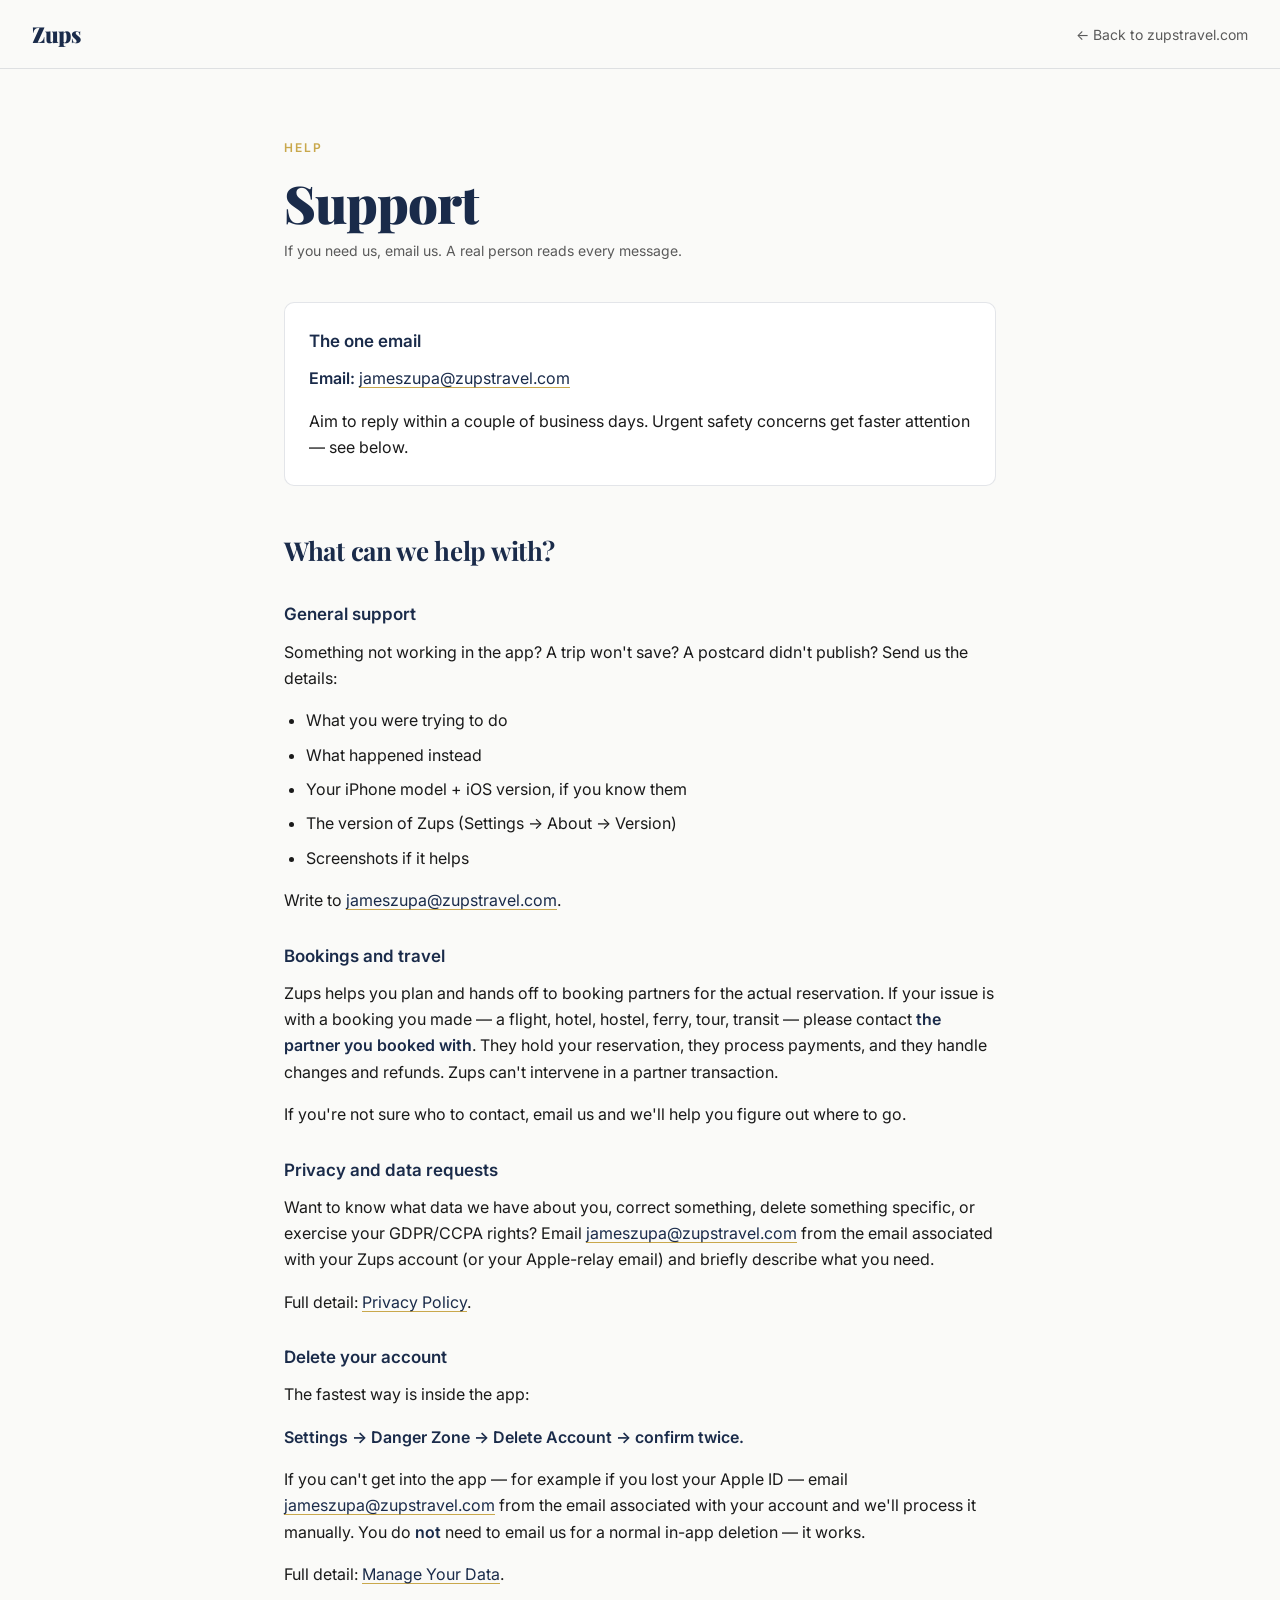
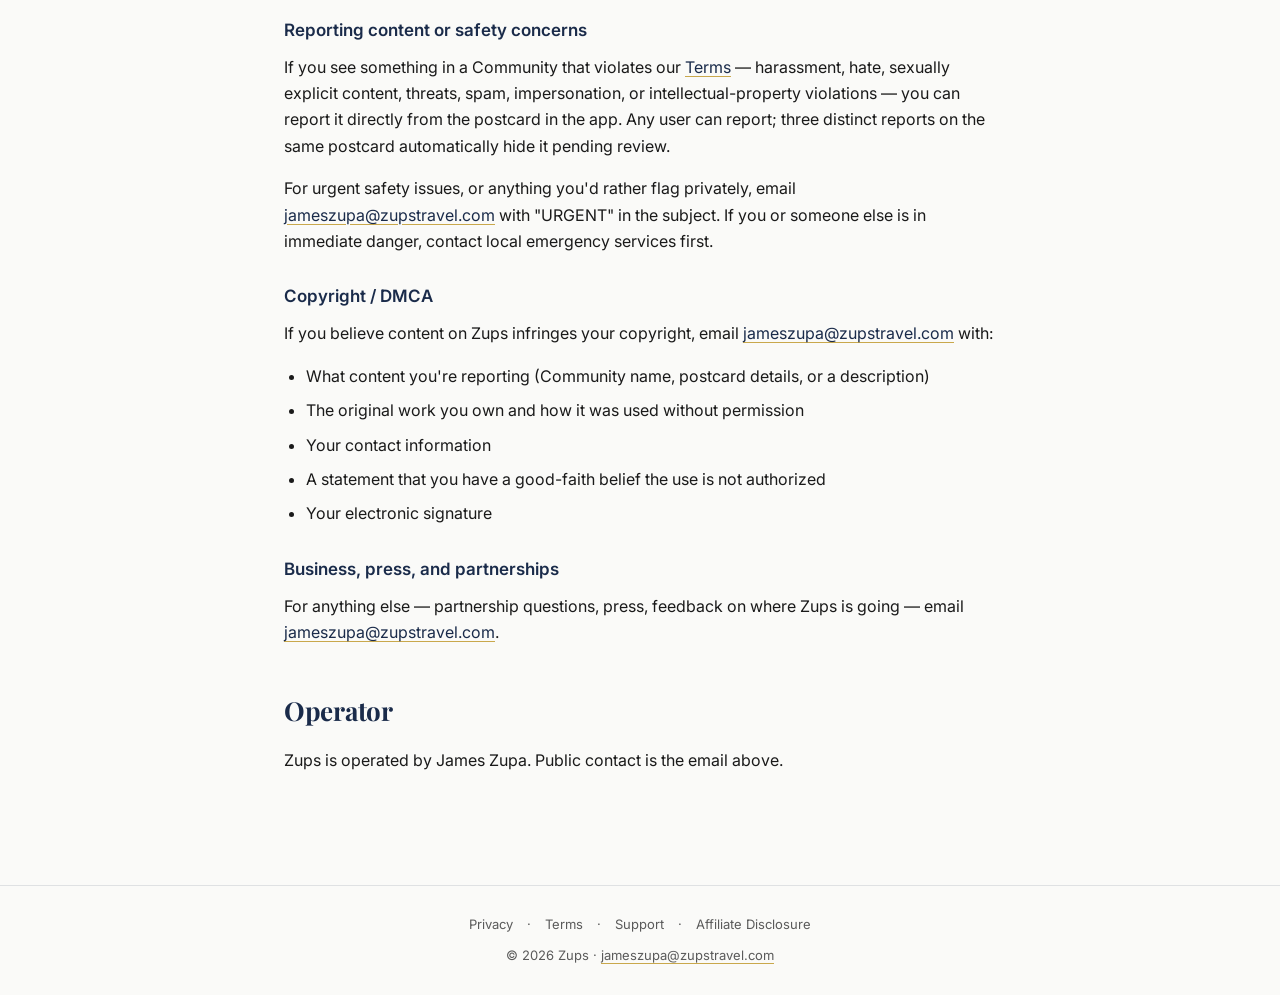
<file: support/index.html>
<!DOCTYPE html>
<html lang="en">
<head>
  <meta charset="UTF-8" />
  <meta name="viewport" content="width=device-width, initial-scale=1.0" />
  <title>Support — Zups</title>
  <meta name="description" content="Get help with Zups — from account questions to reporting content. Straight to a real person." />
  <meta name="robots" content="index,follow" />
  <link rel="preconnect" href="https://fonts.googleapis.com" />
  <link rel="preconnect" href="https://fonts.gstatic.com" crossorigin />
  <link href="https://fonts.googleapis.com/css2?family=Playfair+Display:wght@700;900&family=Inter:wght@300;400;500;600&display=swap" rel="stylesheet" />
  <link rel="stylesheet" href="/legal/style.css" />
</head>
<body>

<nav class="legal-nav">
  <a class="nav-logo" href="/">Zups</a>
  <a class="nav-back" href="/">← Back to zupstravel.com</a>
</nav>

<main class="legal">
  <span class="eyebrow">Help</span>
  <h1>Support</h1>
  <p class="updated">If you need us, email us. A real person reads every message.</p>

  <div class="contact-card">
    <h3>The one email</h3>
    <p><strong>Email:</strong> <a href="mailto:jameszupa@zupstravel.com">jameszupa@zupstravel.com</a></p>
    <p>Aim to reply within a couple of business days. Urgent safety concerns get faster attention — see below.</p>
  </div>

  <h2>What can we help with?</h2>

  <h3>General support</h3>
  <p>Something not working in the app? A trip won't save? A postcard didn't publish? Send us the details:</p>
  <ul>
    <li>What you were trying to do</li>
    <li>What happened instead</li>
    <li>Your iPhone model + iOS version, if you know them</li>
    <li>The version of Zups (Settings → About → Version)</li>
    <li>Screenshots if it helps</li>
  </ul>
  <p>Write to <a href="mailto:jameszupa@zupstravel.com?subject=Zups%20support%20request">jameszupa@zupstravel.com</a>.</p>

  <h3>Bookings and travel</h3>
  <p>Zups helps you plan and hands off to booking partners for the actual reservation. If your issue is with a booking you made — a flight, hotel, hostel, ferry, tour, transit — please contact <strong>the partner you booked with</strong>. They hold your reservation, they process payments, and they handle changes and refunds. Zups can't intervene in a partner transaction.</p>
  <p>If you're not sure who to contact, email us and we'll help you figure out where to go.</p>

  <h3>Privacy and data requests</h3>
  <p>Want to know what data we have about you, correct something, delete something specific, or exercise your GDPR/CCPA rights? Email <a href="mailto:jameszupa@zupstravel.com?subject=Privacy%20request">jameszupa@zupstravel.com</a> from the email associated with your Zups account (or your Apple-relay email) and briefly describe what you need.</p>
  <p>Full detail: <a href="/legal/privacy">Privacy Policy</a>.</p>

  <h3>Delete your account</h3>
  <p>The fastest way is inside the app:</p>
  <p><strong>Settings → Danger Zone → Delete Account → confirm twice.</strong></p>
  <p>If you can't get into the app — for example if you lost your Apple ID — email <a href="mailto:jameszupa@zupstravel.com?subject=Delete%20my%20Zups%20account">jameszupa@zupstravel.com</a> from the email associated with your account and we'll process it manually. You do <strong>not</strong> need to email us for a normal in-app deletion — it works.</p>
  <p>Full detail: <a href="/legal/manage-data">Manage Your Data</a>.</p>

  <h3>Reporting content or safety concerns</h3>
  <p>If you see something in a Community that violates our <a href="/legal/terms">Terms</a> — harassment, hate, sexually explicit content, threats, spam, impersonation, or intellectual-property violations — you can report it directly from the postcard in the app. Any user can report; three distinct reports on the same postcard automatically hide it pending review.</p>
  <p>For urgent safety issues, or anything you'd rather flag privately, email <a href="mailto:jameszupa@zupstravel.com?subject=URGENT%20safety%20report">jameszupa@zupstravel.com</a> with "URGENT" in the subject. If you or someone else is in immediate danger, contact local emergency services first.</p>

  <h3>Copyright / DMCA</h3>
  <p>If you believe content on Zups infringes your copyright, email <a href="mailto:jameszupa@zupstravel.com?subject=Copyright%20takedown%20request">jameszupa@zupstravel.com</a> with:</p>
  <ul>
    <li>What content you're reporting (Community name, postcard details, or a description)</li>
    <li>The original work you own and how it was used without permission</li>
    <li>Your contact information</li>
    <li>A statement that you have a good-faith belief the use is not authorized</li>
    <li>Your electronic signature</li>
  </ul>

  <h3>Business, press, and partnerships</h3>
  <p>For anything else — partnership questions, press, feedback on where Zups is going — email <a href="mailto:jameszupa@zupstravel.com">jameszupa@zupstravel.com</a>.</p>

  <h2>Operator</h2>
  <p>Zups is operated by James Zupa. Public contact is the email above.</p>

</main>

<footer class="legal-footer">
  <div class="footer-links">
    <a href="/legal/privacy">Privacy</a> ·
    <a href="/legal/terms">Terms</a> ·
    <a href="/support">Support</a> ·
    <a href="/legal/affiliate-disclosure">Affiliate Disclosure</a>
  </div>
  <div>© 2026 Zups · <a href="mailto:jameszupa@zupstravel.com" style="color:inherit;">jameszupa@zupstravel.com</a></div>
</footer>

</body>
</html>
</file>
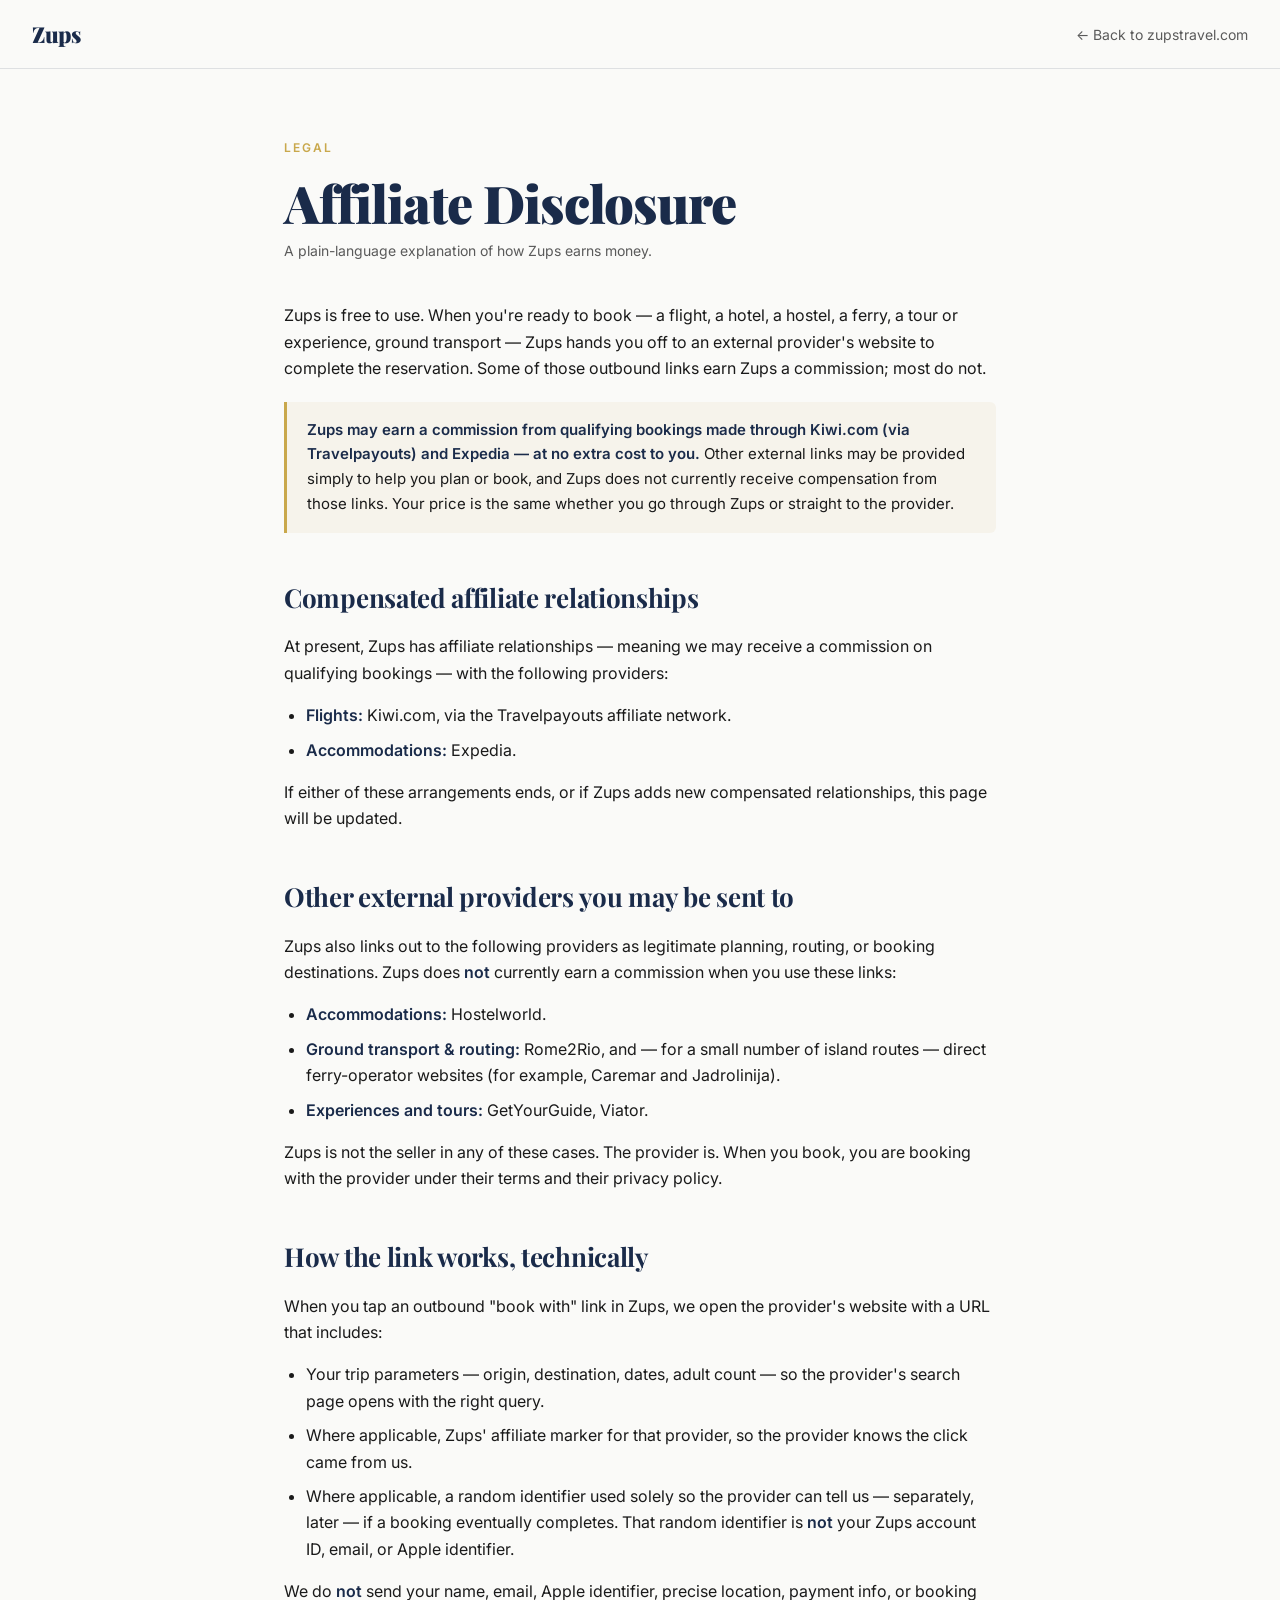
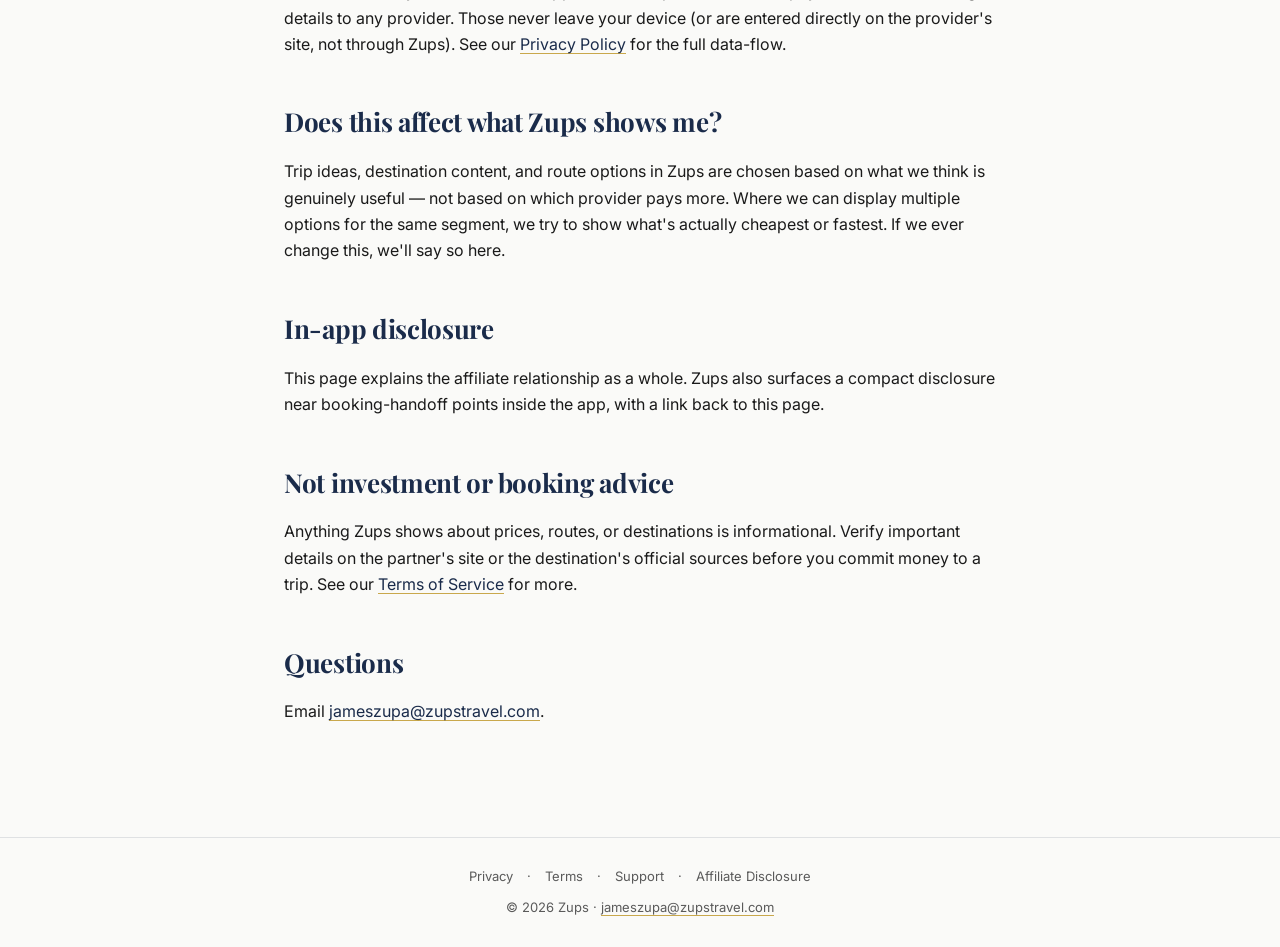
<file: legal/affiliate-disclosure/index.html>
<!DOCTYPE html>
<html lang="en">
<head>
  <meta charset="UTF-8" />
  <meta name="viewport" content="width=device-width, initial-scale=1.0" />
  <title>Affiliate Disclosure — Zups</title>
  <meta name="description" content="How Zups makes money — plainly stated. Some outbound booking links may earn Zups a commission." />
  <meta name="robots" content="index,follow" />
  <link rel="preconnect" href="https://fonts.googleapis.com" />
  <link rel="preconnect" href="https://fonts.gstatic.com" crossorigin />
  <link href="https://fonts.googleapis.com/css2?family=Playfair+Display:wght@700;900&family=Inter:wght@300;400;500;600&display=swap" rel="stylesheet" />
  <link rel="stylesheet" href="/legal/style.css" />
</head>
<body>

<nav class="legal-nav">
  <a class="nav-logo" href="/">Zups</a>
  <a class="nav-back" href="/">← Back to zupstravel.com</a>
</nav>

<main class="legal">
  <span class="eyebrow">Legal</span>
  <h1>Affiliate Disclosure</h1>
  <p class="updated">A plain-language explanation of how Zups earns money.</p>

  <p>Zups is free to use. When you're ready to book — a flight, a hotel, a hostel, a ferry, a tour or experience, ground transport — Zups hands you off to an external provider's website to complete the reservation. Some of those outbound links earn Zups a commission; most do not.</p>

  <div class="callout">
    <strong>Zups may earn a commission from qualifying bookings made through Kiwi.com (via Travelpayouts) and Expedia — at no extra cost to you.</strong> Other external links may be provided simply to help you plan or book, and Zups does not currently receive compensation from those links. Your price is the same whether you go through Zups or straight to the provider.
  </div>

  <h2>Compensated affiliate relationships</h2>
  <p>At present, Zups has affiliate relationships — meaning we may receive a commission on qualifying bookings — with the following providers:</p>
  <ul>
    <li><strong>Flights:</strong> Kiwi.com, via the Travelpayouts affiliate network.</li>
    <li><strong>Accommodations:</strong> Expedia.</li>
  </ul>
  <p>If either of these arrangements ends, or if Zups adds new compensated relationships, this page will be updated.</p>

  <h2>Other external providers you may be sent to</h2>
  <p>Zups also links out to the following providers as legitimate planning, routing, or booking destinations. Zups does <strong>not</strong> currently earn a commission when you use these links:</p>
  <ul>
    <li><strong>Accommodations:</strong> Hostelworld.</li>
    <li><strong>Ground transport &amp; routing:</strong> Rome2Rio, and — for a small number of island routes — direct ferry-operator websites (for example, Caremar and Jadrolinija).</li>
    <li><strong>Experiences and tours:</strong> GetYourGuide, Viator.</li>
  </ul>
  <p>Zups is not the seller in any of these cases. The provider is. When you book, you are booking with the provider under their terms and their privacy policy.</p>

  <h2>How the link works, technically</h2>
  <p>When you tap an outbound "book with" link in Zups, we open the provider's website with a URL that includes:</p>
  <ul>
    <li>Your trip parameters — origin, destination, dates, adult count — so the provider's search page opens with the right query.</li>
    <li>Where applicable, Zups' affiliate marker for that provider, so the provider knows the click came from us.</li>
    <li>Where applicable, a random identifier used solely so the provider can tell us — separately, later — if a booking eventually completes. That random identifier is <strong>not</strong> your Zups account ID, email, or Apple identifier.</li>
  </ul>
  <p>We do <strong>not</strong> send your name, email, Apple identifier, precise location, payment info, or booking details to any provider. Those never leave your device (or are entered directly on the provider's site, not through Zups). See our <a href="/legal/privacy#4-who-we-share-information-with">Privacy Policy</a> for the full data-flow.</p>

  <h2>Does this affect what Zups shows me?</h2>
  <p>Trip ideas, destination content, and route options in Zups are chosen based on what we think is genuinely useful — not based on which provider pays more. Where we can display multiple options for the same segment, we try to show what's actually cheapest or fastest. If we ever change this, we'll say so here.</p>

  <h2>In-app disclosure</h2>
  <p>This page explains the affiliate relationship as a whole. Zups also surfaces a compact disclosure near booking-handoff points inside the app, with a link back to this page.</p>

  <h2>Not investment or booking advice</h2>
  <p>Anything Zups shows about prices, routes, or destinations is informational. Verify important details on the partner's site or the destination's official sources before you commit money to a trip. See our <a href="/legal/terms#3-travel-information---verify-important-things-yourself">Terms of Service</a> for more.</p>

  <h2>Questions</h2>
  <p>Email <a href="mailto:jameszupa@zupstravel.com">jameszupa@zupstravel.com</a>.</p>

</main>

<footer class="legal-footer">
  <div class="footer-links">
    <a href="/legal/privacy">Privacy</a> ·
    <a href="/legal/terms">Terms</a> ·
    <a href="/support">Support</a> ·
    <a href="/legal/affiliate-disclosure">Affiliate Disclosure</a>
  </div>
  <div>© 2026 Zups · <a href="mailto:jameszupa@zupstravel.com" style="color:inherit;">jameszupa@zupstravel.com</a></div>
</footer>

</body>
</html>
</file>
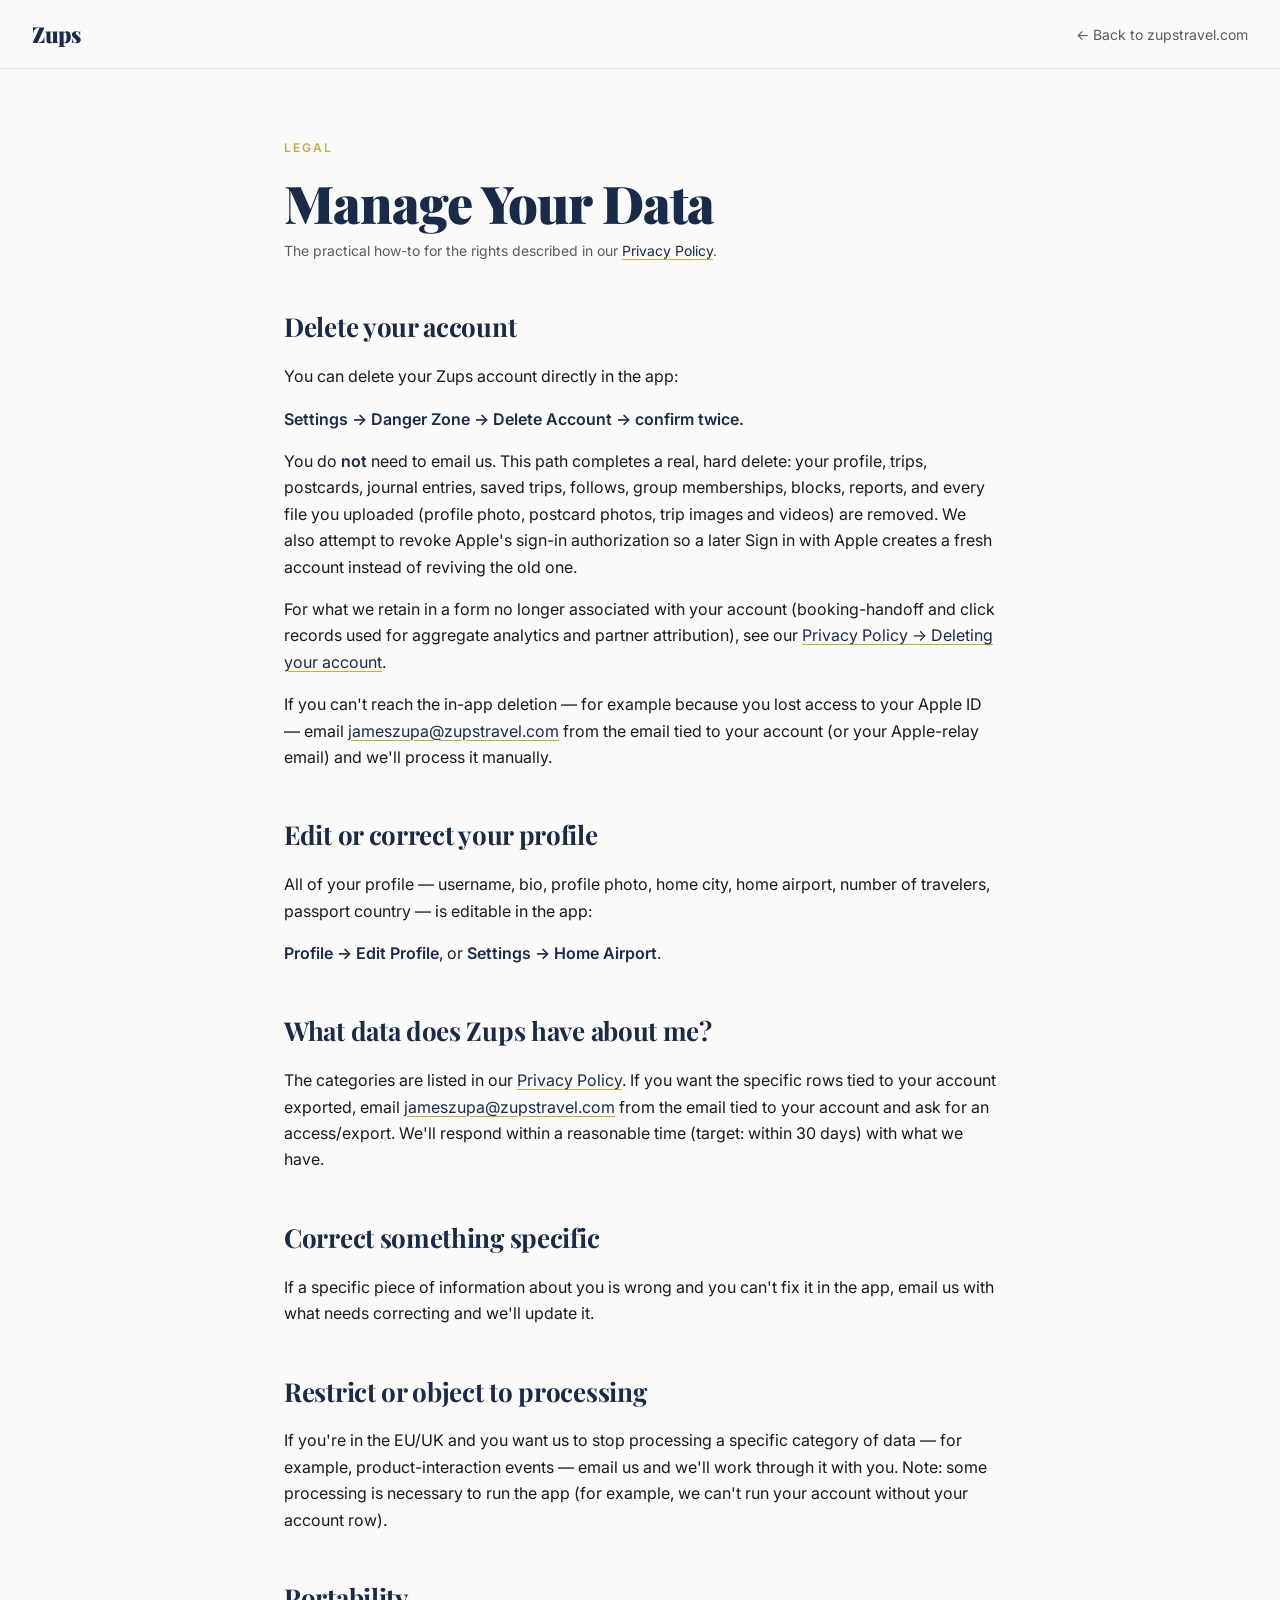
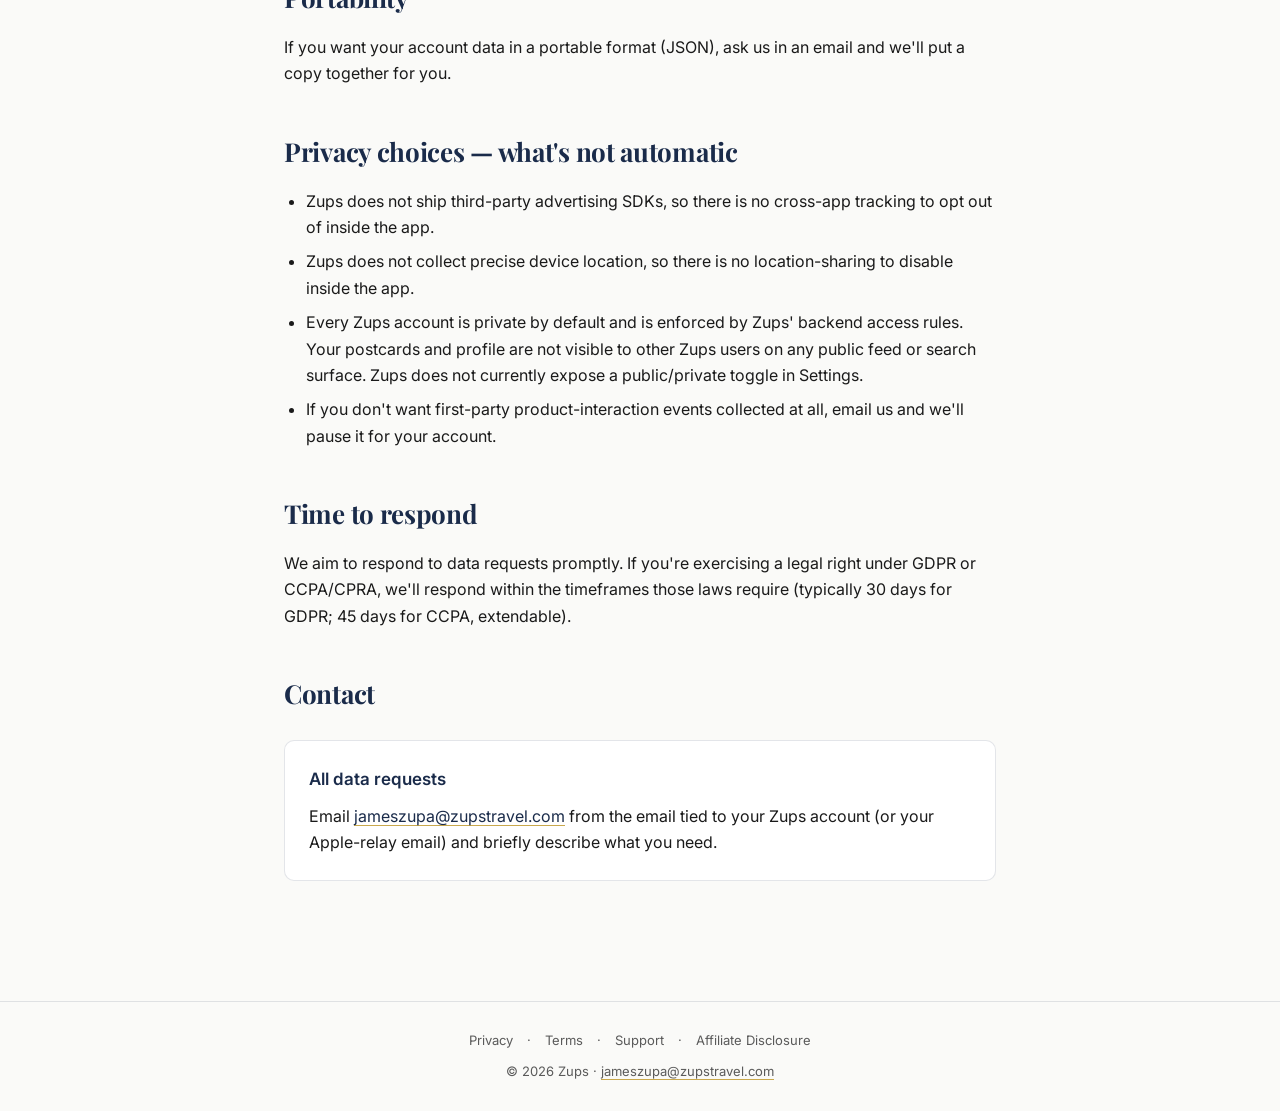
<file: legal/manage-data/index.html>
<!DOCTYPE html>
<html lang="en">
<head>
  <meta charset="UTF-8" />
  <meta name="viewport" content="width=device-width, initial-scale=1.0" />
  <title>Manage Your Data — Zups</title>
  <meta name="description" content="How to view, correct, export, or delete your Zups account and data." />
  <meta name="robots" content="index,follow" />
  <link rel="preconnect" href="https://fonts.googleapis.com" />
  <link rel="preconnect" href="https://fonts.gstatic.com" crossorigin />
  <link href="https://fonts.googleapis.com/css2?family=Playfair+Display:wght@700;900&family=Inter:wght@300;400;500;600&display=swap" rel="stylesheet" />
  <link rel="stylesheet" href="/legal/style.css" />
</head>
<body>

<nav class="legal-nav">
  <a class="nav-logo" href="/">Zups</a>
  <a class="nav-back" href="/">← Back to zupstravel.com</a>
</nav>

<main class="legal">
  <span class="eyebrow">Legal</span>
  <h1>Manage Your Data</h1>
  <p class="updated">The practical how-to for the rights described in our <a href="/legal/privacy">Privacy Policy</a>.</p>

  <h2>Delete your account</h2>
  <p>You can delete your Zups account directly in the app:</p>
  <p><strong>Settings → Danger Zone → Delete Account → confirm twice.</strong></p>
  <p>You do <strong>not</strong> need to email us. This path completes a real, hard delete: your profile, trips, postcards, journal entries, saved trips, follows, group memberships, blocks, reports, and every file you uploaded (profile photo, postcard photos, trip images and videos) are removed. We also attempt to revoke Apple's sign-in authorization so a later Sign in with Apple creates a fresh account instead of reviving the old one.</p>
  <p>For what we retain in a form no longer associated with your account (booking-handoff and click records used for aggregate analytics and partner attribution), see our <a href="/legal/privacy#deleting-your-account">Privacy Policy → Deleting your account</a>.</p>
  <p>If you can't reach the in-app deletion — for example because you lost access to your Apple ID — email <a href="mailto:jameszupa@zupstravel.com?subject=Delete%20my%20Zups%20account">jameszupa@zupstravel.com</a> from the email tied to your account (or your Apple-relay email) and we'll process it manually.</p>

  <h2>Edit or correct your profile</h2>
  <p>All of your profile — username, bio, profile photo, home city, home airport, number of travelers, passport country — is editable in the app:</p>
  <p><strong>Profile → Edit Profile</strong>, or <strong>Settings → Home Airport</strong>.</p>

  <h2>What data does Zups have about me?</h2>
  <p>The categories are listed in our <a href="/legal/privacy#1-information-we-collect">Privacy Policy</a>. If you want the specific rows tied to your account exported, email <a href="mailto:jameszupa@zupstravel.com?subject=Data%20access%20request">jameszupa@zupstravel.com</a> from the email tied to your account and ask for an access/export. We'll respond within a reasonable time (target: within 30 days) with what we have.</p>

  <h2>Correct something specific</h2>
  <p>If a specific piece of information about you is wrong and you can't fix it in the app, email us with what needs correcting and we'll update it.</p>

  <h2>Restrict or object to processing</h2>
  <p>If you're in the EU/UK and you want us to stop processing a specific category of data — for example, product-interaction events — email us and we'll work through it with you. Note: some processing is necessary to run the app (for example, we can't run your account without your account row).</p>

  <h2>Portability</h2>
  <p>If you want your account data in a portable format (JSON), ask us in an email and we'll put a copy together for you.</p>

  <h2>Privacy choices — what's not automatic</h2>
  <ul>
    <li>Zups does not ship third-party advertising SDKs, so there is no cross-app tracking to opt out of inside the app.</li>
    <li>Zups does not collect precise device location, so there is no location-sharing to disable inside the app.</li>
    <li>Every Zups account is private by default and is enforced by Zups' backend access rules. Your postcards and profile are not visible to other Zups users on any public feed or search surface. Zups does not currently expose a public/private toggle in Settings.</li>
    <li>If you don't want first-party product-interaction events collected at all, email us and we'll pause it for your account.</li>
  </ul>

  <h2>Time to respond</h2>
  <p>We aim to respond to data requests promptly. If you're exercising a legal right under GDPR or CCPA/CPRA, we'll respond within the timeframes those laws require (typically 30 days for GDPR; 45 days for CCPA, extendable).</p>

  <h2>Contact</h2>
  <div class="contact-card">
    <h3>All data requests</h3>
    <p>Email <a href="mailto:jameszupa@zupstravel.com?subject=Data%20request">jameszupa@zupstravel.com</a> from the email tied to your Zups account (or your Apple-relay email) and briefly describe what you need.</p>
  </div>

</main>

<footer class="legal-footer">
  <div class="footer-links">
    <a href="/legal/privacy">Privacy</a> ·
    <a href="/legal/terms">Terms</a> ·
    <a href="/support">Support</a> ·
    <a href="/legal/affiliate-disclosure">Affiliate Disclosure</a>
  </div>
  <div>© 2026 Zups · <a href="mailto:jameszupa@zupstravel.com" style="color:inherit;">jameszupa@zupstravel.com</a></div>
</footer>

</body>
</html>
</file>
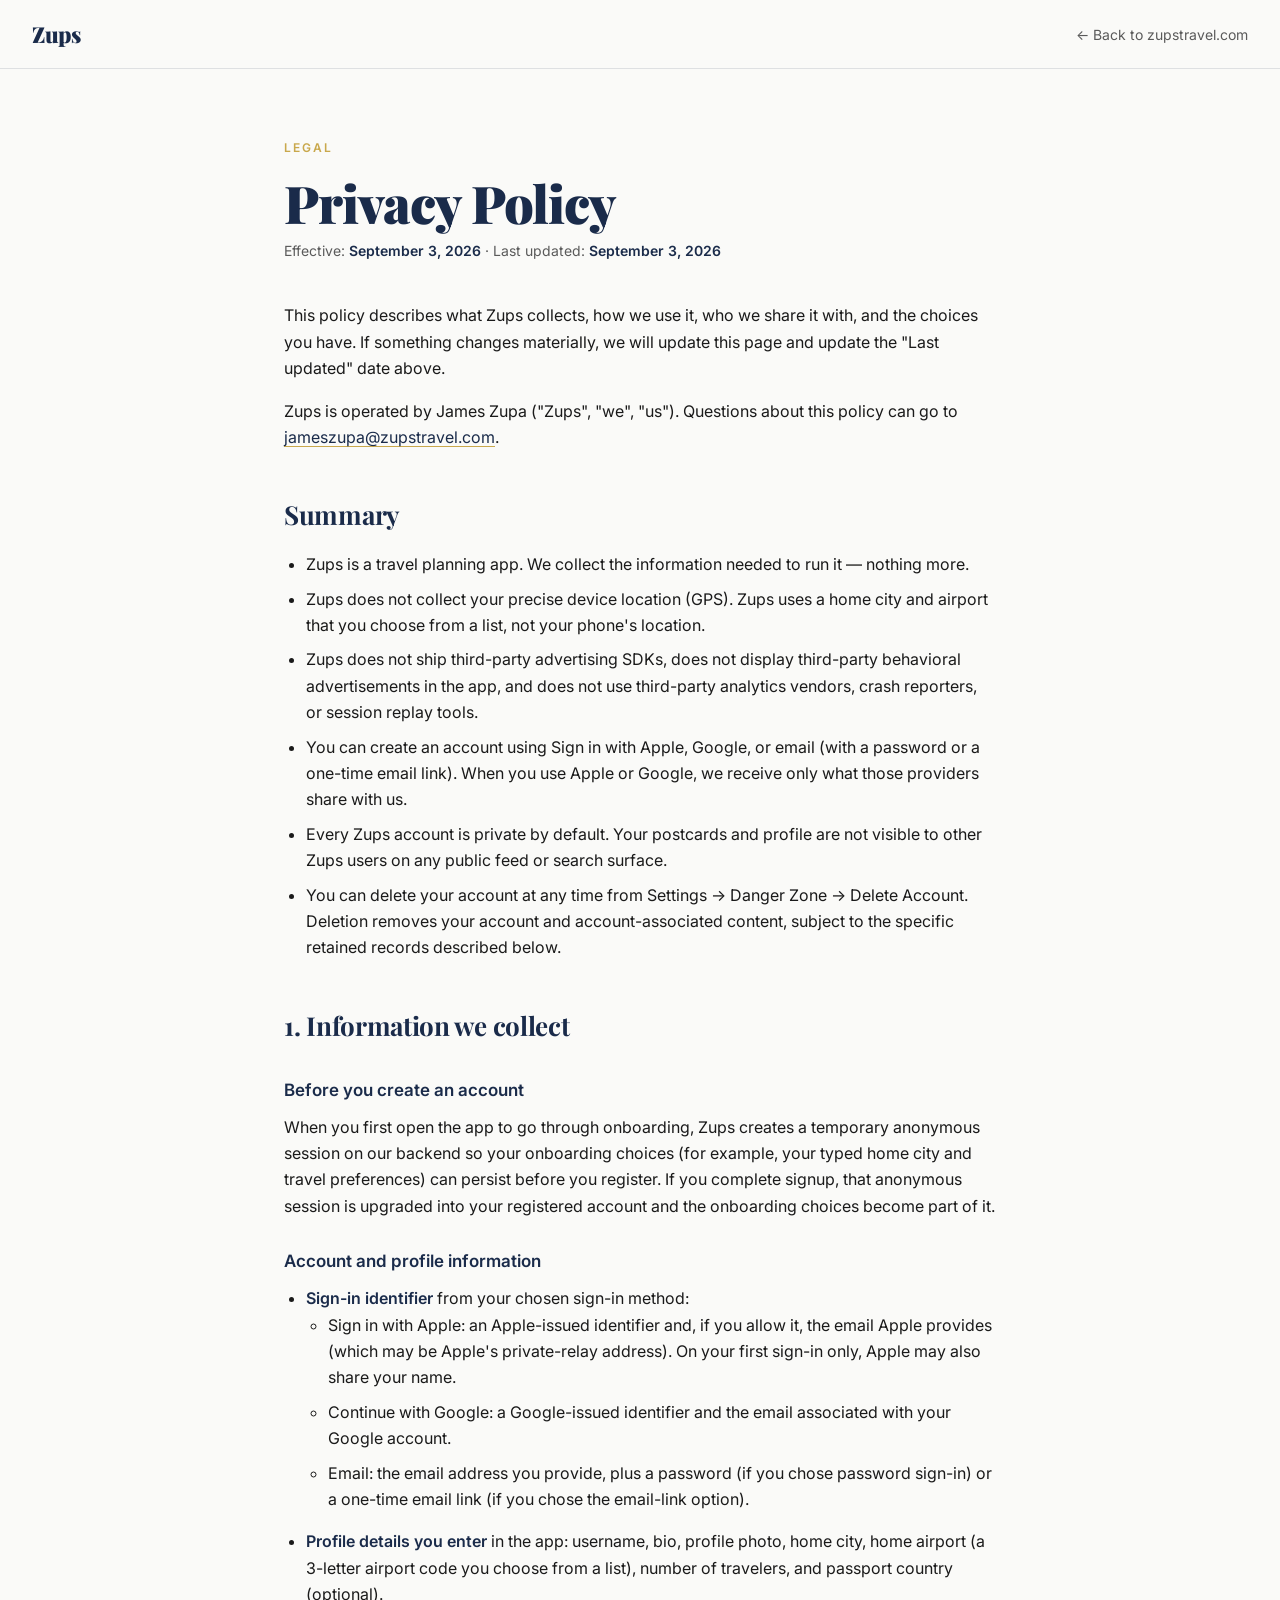
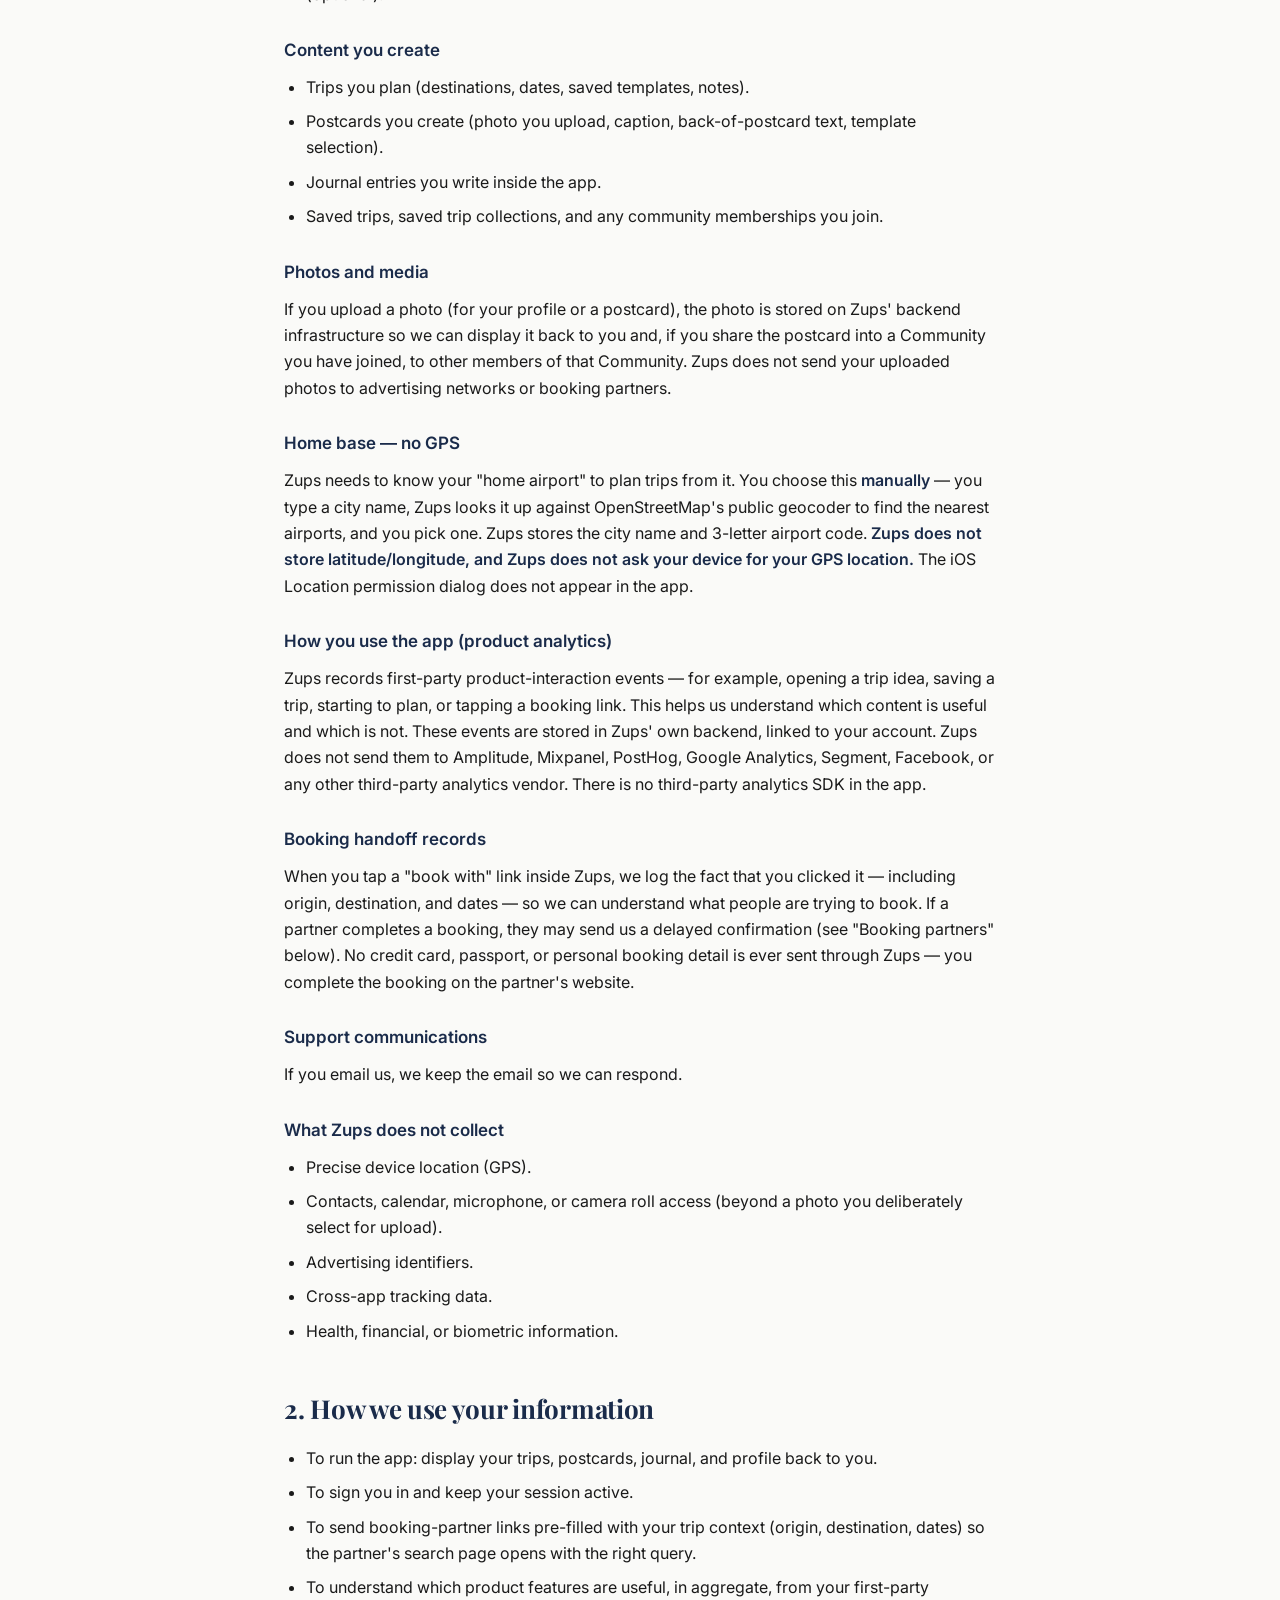
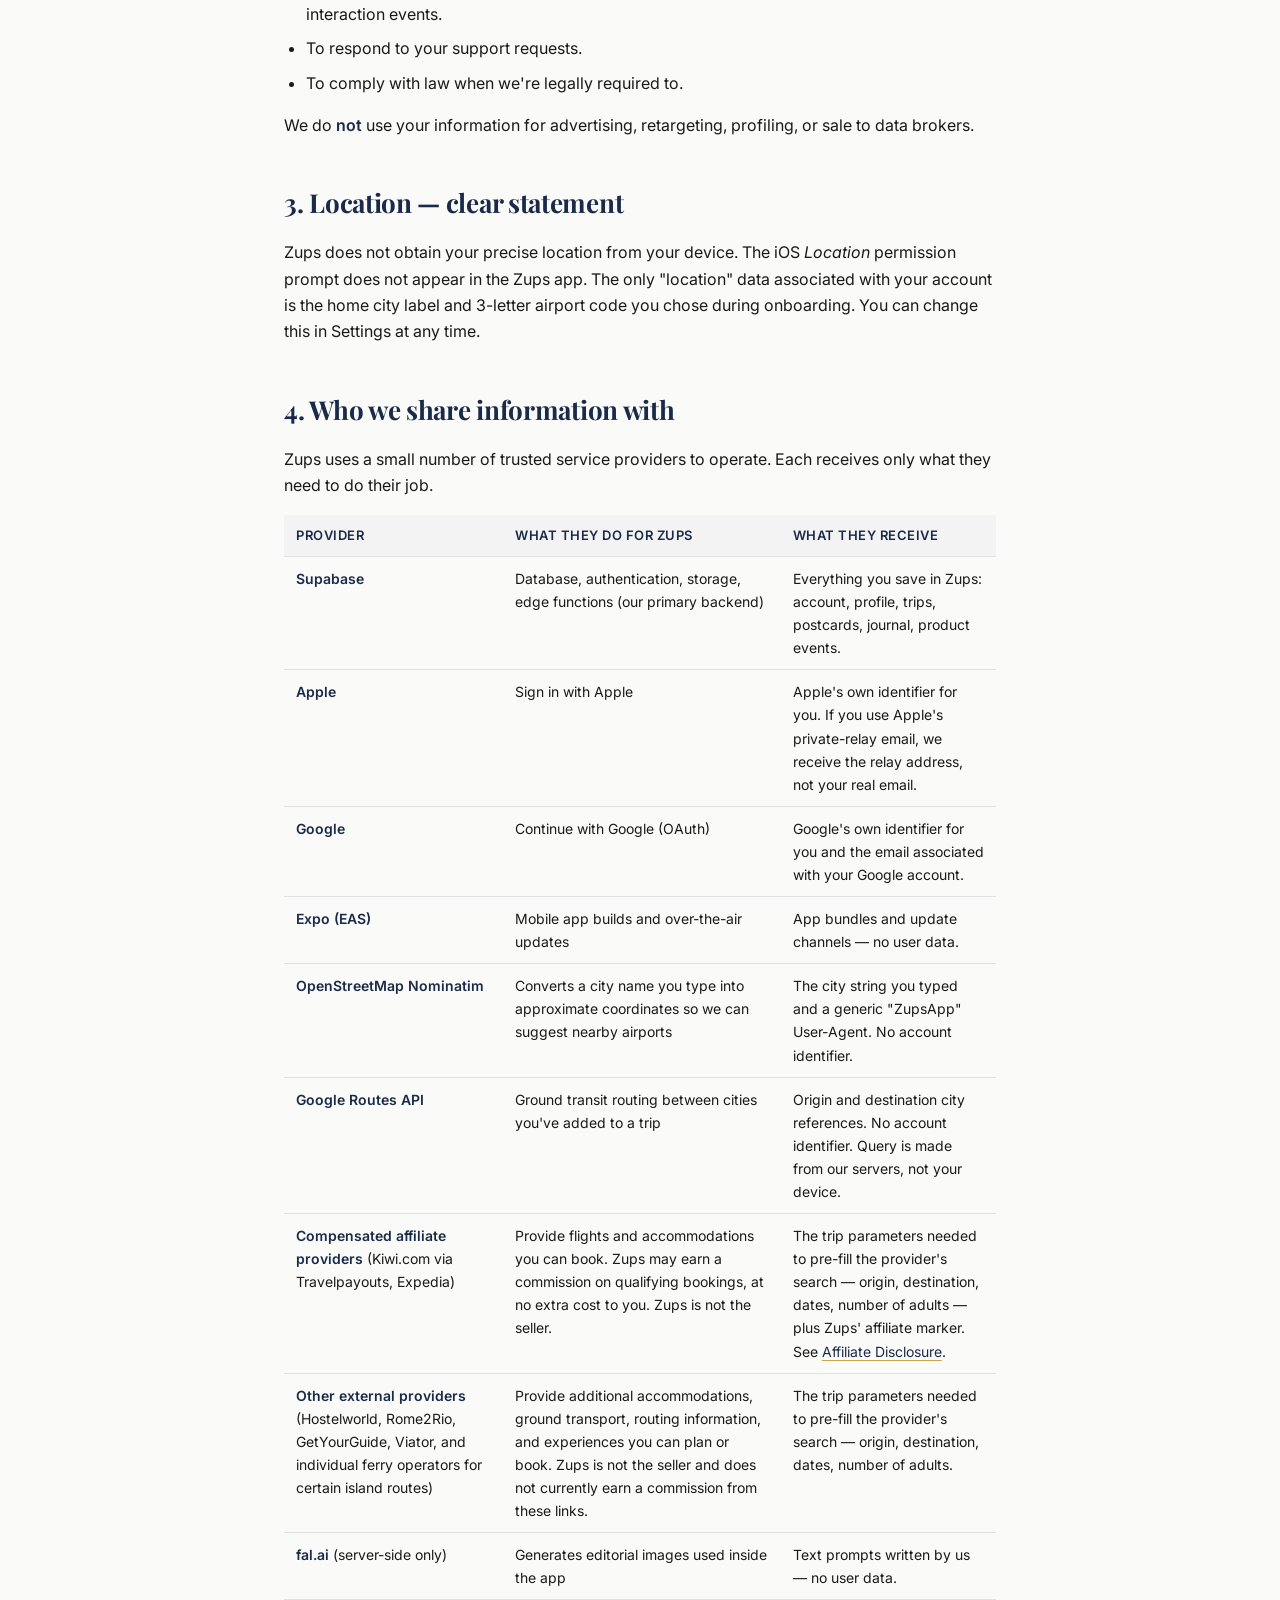
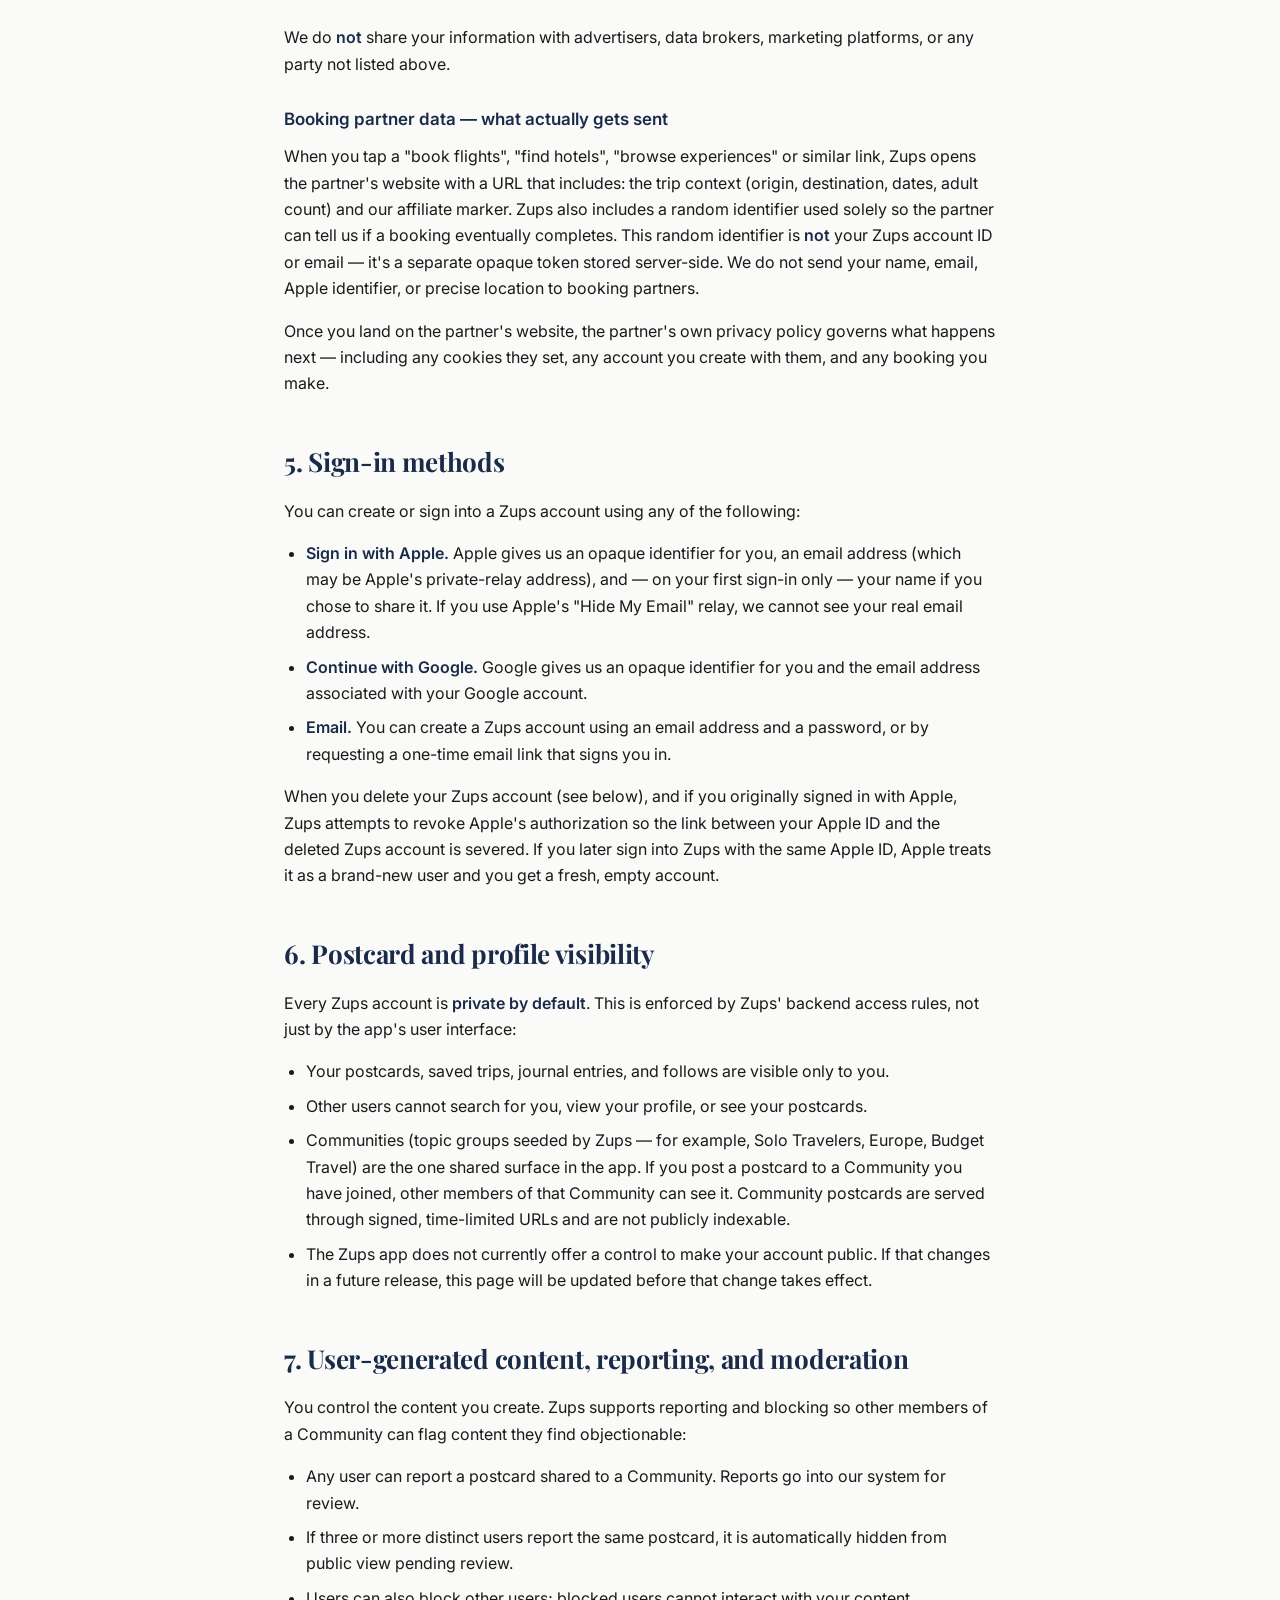
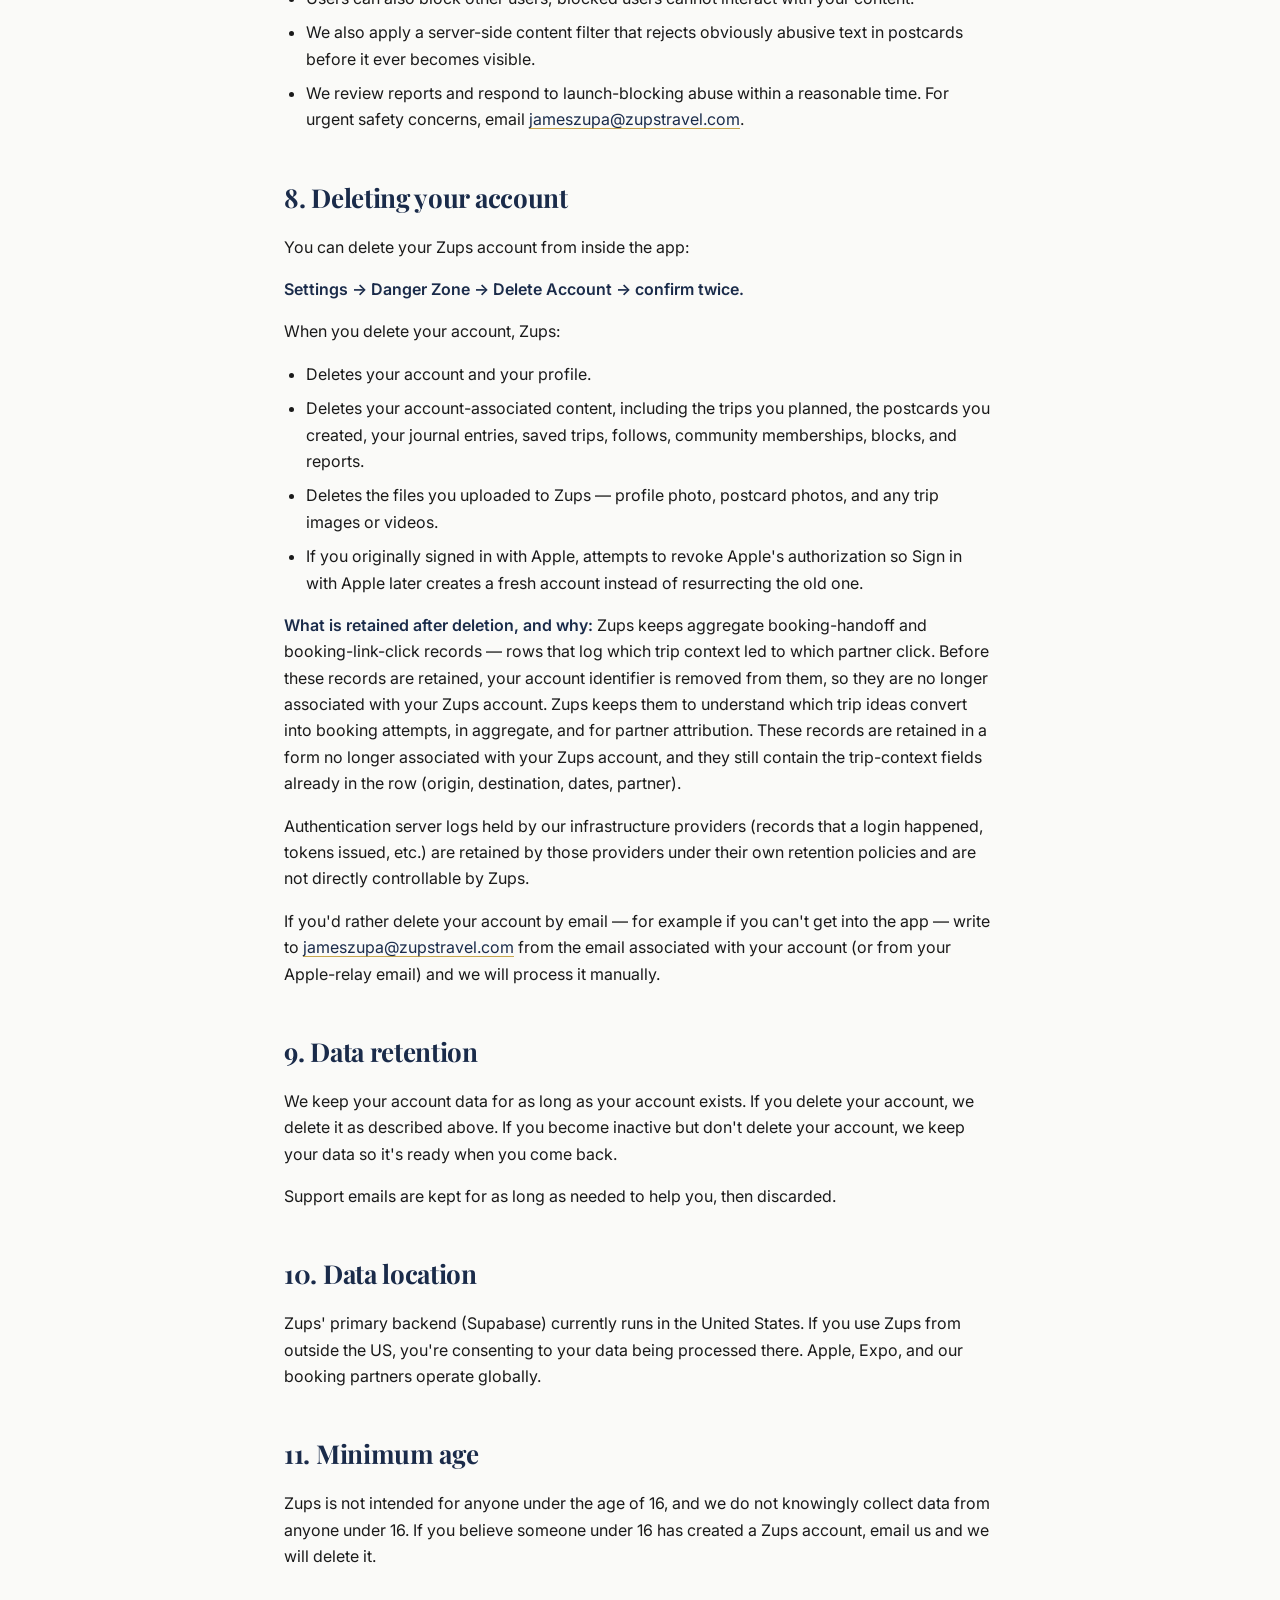
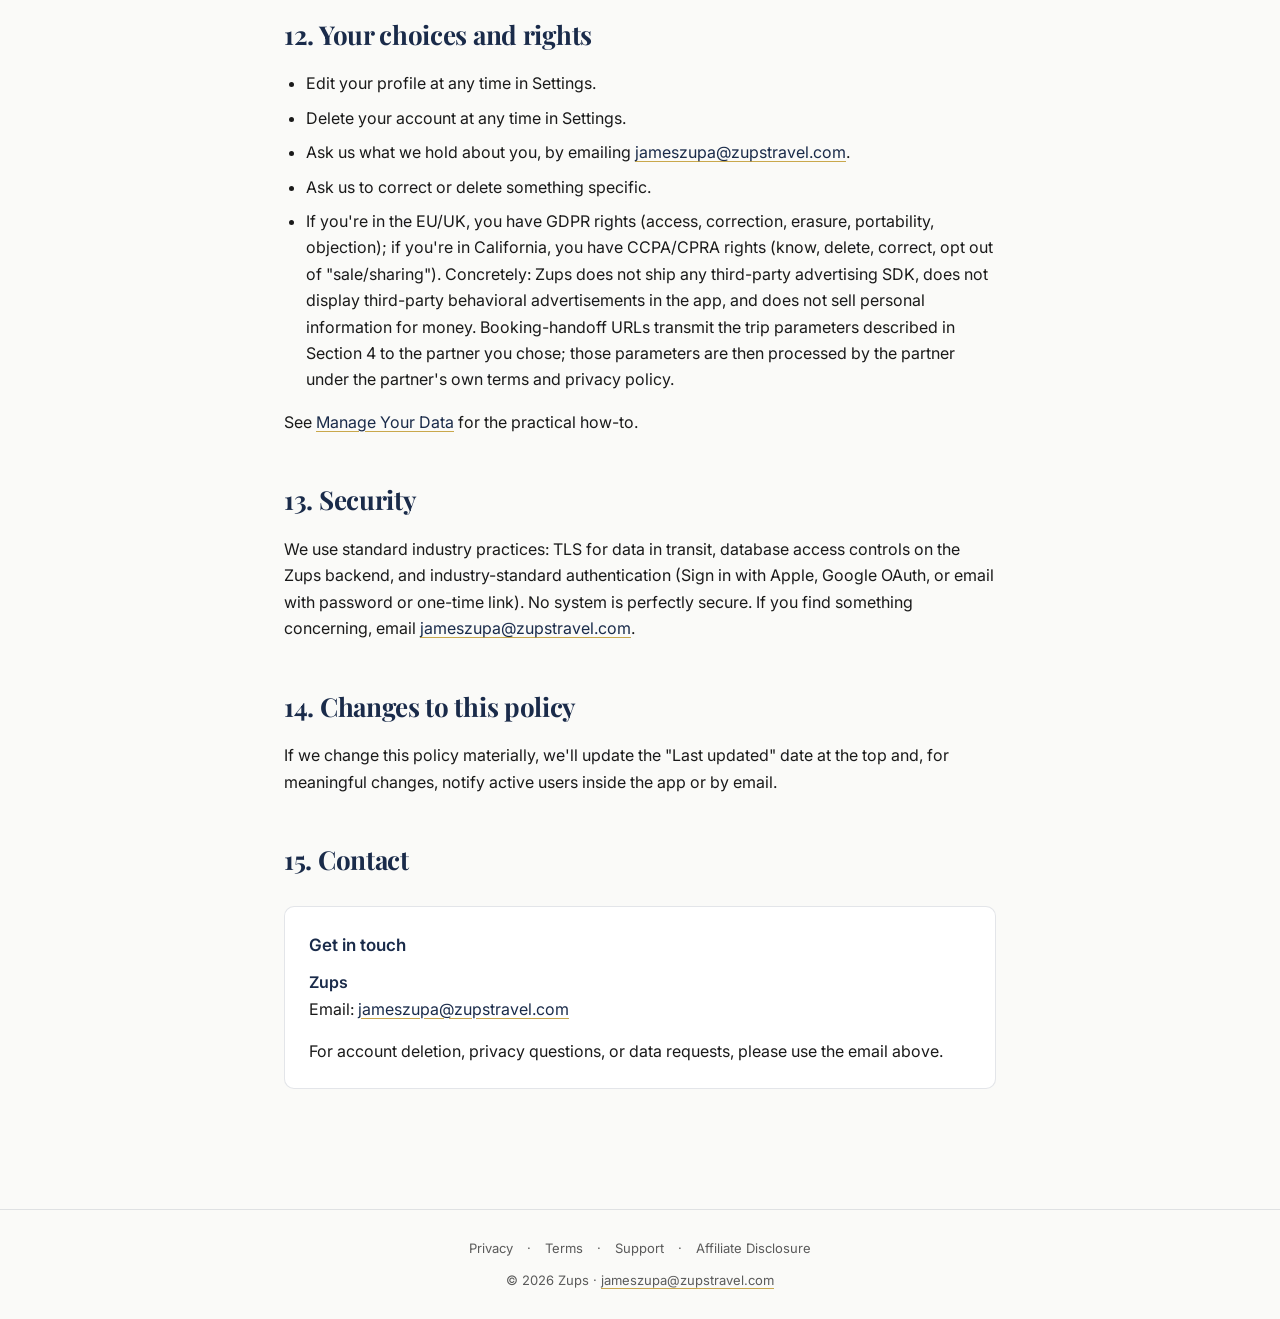
<file: legal/privacy/index.html>
<!DOCTYPE html>
<html lang="en">
<head>
  <meta charset="UTF-8" />
  <meta name="viewport" content="width=device-width, initial-scale=1.0" />
  <title>Privacy Policy — Zups</title>
  <meta name="description" content="How Zups handles your data." />
  <meta name="robots" content="index,follow" />
  <link rel="preconnect" href="https://fonts.googleapis.com" />
  <link rel="preconnect" href="https://fonts.gstatic.com" crossorigin />
  <link href="https://fonts.googleapis.com/css2?family=Playfair+Display:wght@700;900&family=Inter:wght@300;400;500;600&display=swap" rel="stylesheet" />
  <link rel="stylesheet" href="/legal/style.css" />
</head>
<body>

<nav class="legal-nav">
  <a class="nav-logo" href="/">Zups</a>
  <a class="nav-back" href="/">← Back to zupstravel.com</a>
</nav>

<main class="legal">
  <span class="eyebrow">Legal</span>
  <h1>Privacy Policy</h1>
  <p class="updated">Effective: <strong>September 3, 2026</strong> · Last updated: <strong>September 3, 2026</strong></p>

  <p>This policy describes what Zups collects, how we use it, who we share it with, and the choices you have. If something changes materially, we will update this page and update the "Last updated" date above.</p>

  <p>Zups is operated by James Zupa ("Zups", "we", "us"). Questions about this policy can go to <a href="mailto:jameszupa@zupstravel.com">jameszupa@zupstravel.com</a>.</p>

  <h2>Summary</h2>
  <ul>
    <li>Zups is a travel planning app. We collect the information needed to run it — nothing more.</li>
    <li>Zups does not collect your precise device location (GPS). Zups uses a home city and airport that you choose from a list, not your phone's location.</li>
    <li>Zups does not ship third-party advertising SDKs, does not display third-party behavioral advertisements in the app, and does not use third-party analytics vendors, crash reporters, or session replay tools.</li>
    <li>You can create an account using Sign in with Apple, Google, or email (with a password or a one-time email link). When you use Apple or Google, we receive only what those providers share with us.</li>
    <li>Every Zups account is private by default. Your postcards and profile are not visible to other Zups users on any public feed or search surface.</li>
    <li>You can delete your account at any time from Settings → Danger Zone → Delete Account. Deletion removes your account and account-associated content, subject to the specific retained records described below.</li>
  </ul>

  <h2>1. Information we collect</h2>

  <h3>Before you create an account</h3>
  <p>When you first open the app to go through onboarding, Zups creates a temporary anonymous session on our backend so your onboarding choices (for example, your typed home city and travel preferences) can persist before you register. If you complete signup, that anonymous session is upgraded into your registered account and the onboarding choices become part of it.</p>

  <h3>Account and profile information</h3>
  <ul>
    <li><strong>Sign-in identifier</strong> from your chosen sign-in method:
      <ul>
        <li>Sign in with Apple: an Apple-issued identifier and, if you allow it, the email Apple provides (which may be Apple's private-relay address). On your first sign-in only, Apple may also share your name.</li>
        <li>Continue with Google: a Google-issued identifier and the email associated with your Google account.</li>
        <li>Email: the email address you provide, plus a password (if you chose password sign-in) or a one-time email link (if you chose the email-link option).</li>
      </ul>
    </li>
    <li><strong>Profile details you enter</strong> in the app: username, bio, profile photo, home city, home airport (a 3-letter airport code you choose from a list), number of travelers, and passport country (optional).</li>
  </ul>

  <h3>Content you create</h3>
  <ul>
    <li>Trips you plan (destinations, dates, saved templates, notes).</li>
    <li>Postcards you create (photo you upload, caption, back-of-postcard text, template selection).</li>
    <li>Journal entries you write inside the app.</li>
    <li>Saved trips, saved trip collections, and any community memberships you join.</li>
  </ul>

  <h3>Photos and media</h3>
  <p>If you upload a photo (for your profile or a postcard), the photo is stored on Zups' backend infrastructure so we can display it back to you and, if you share the postcard into a Community you have joined, to other members of that Community. Zups does not send your uploaded photos to advertising networks or booking partners.</p>

  <h3>Home base — no GPS</h3>
  <p>Zups needs to know your "home airport" to plan trips from it. You choose this <strong>manually</strong> — you type a city name, Zups looks it up against OpenStreetMap's public geocoder to find the nearest airports, and you pick one. Zups stores the city name and 3-letter airport code. <strong>Zups does not store latitude/longitude, and Zups does not ask your device for your GPS location.</strong> The iOS Location permission dialog does not appear in the app.</p>

  <h3>How you use the app (product analytics)</h3>
  <p>Zups records first-party product-interaction events — for example, opening a trip idea, saving a trip, starting to plan, or tapping a booking link. This helps us understand which content is useful and which is not. These events are stored in Zups' own backend, linked to your account. Zups does not send them to Amplitude, Mixpanel, PostHog, Google Analytics, Segment, Facebook, or any other third-party analytics vendor. There is no third-party analytics SDK in the app.</p>

  <h3>Booking handoff records</h3>
  <p>When you tap a "book with" link inside Zups, we log the fact that you clicked it — including origin, destination, and dates — so we can understand what people are trying to book. If a partner completes a booking, they may send us a delayed confirmation (see "Booking partners" below). No credit card, passport, or personal booking detail is ever sent through Zups — you complete the booking on the partner's website.</p>

  <h3>Support communications</h3>
  <p>If you email us, we keep the email so we can respond.</p>

  <h3>What Zups does not collect</h3>
  <ul>
    <li>Precise device location (GPS).</li>
    <li>Contacts, calendar, microphone, or camera roll access (beyond a photo you deliberately select for upload).</li>
    <li>Advertising identifiers.</li>
    <li>Cross-app tracking data.</li>
    <li>Health, financial, or biometric information.</li>
  </ul>

  <h2>2. How we use your information</h2>
  <ul>
    <li>To run the app: display your trips, postcards, journal, and profile back to you.</li>
    <li>To sign you in and keep your session active.</li>
    <li>To send booking-partner links pre-filled with your trip context (origin, destination, dates) so the partner's search page opens with the right query.</li>
    <li>To understand which product features are useful, in aggregate, from your first-party interaction events.</li>
    <li>To respond to your support requests.</li>
    <li>To comply with law when we're legally required to.</li>
  </ul>
  <p>We do <strong>not</strong> use your information for advertising, retargeting, profiling, or sale to data brokers.</p>

  <h2>3. Location — clear statement</h2>
  <p>Zups does not obtain your precise location from your device. The iOS <em>Location</em> permission prompt does not appear in the Zups app. The only "location" data associated with your account is the home city label and 3-letter airport code you chose during onboarding. You can change this in Settings at any time.</p>

  <h2>4. Who we share information with</h2>

  <p>Zups uses a small number of trusted service providers to operate. Each receives only what they need to do their job.</p>

  <table>
    <thead>
      <tr><th>Provider</th><th>What they do for Zups</th><th>What they receive</th></tr>
    </thead>
    <tbody>
      <tr>
        <td><strong>Supabase</strong></td>
        <td>Database, authentication, storage, edge functions (our primary backend)</td>
        <td>Everything you save in Zups: account, profile, trips, postcards, journal, product events.</td>
      </tr>
      <tr>
        <td><strong>Apple</strong></td>
        <td>Sign in with Apple</td>
        <td>Apple's own identifier for you. If you use Apple's private-relay email, we receive the relay address, not your real email.</td>
      </tr>
      <tr>
        <td><strong>Google</strong></td>
        <td>Continue with Google (OAuth)</td>
        <td>Google's own identifier for you and the email associated with your Google account.</td>
      </tr>
      <tr>
        <td><strong>Expo (EAS)</strong></td>
        <td>Mobile app builds and over-the-air updates</td>
        <td>App bundles and update channels — no user data.</td>
      </tr>
      <tr>
        <td><strong>OpenStreetMap Nominatim</strong></td>
        <td>Converts a city name you type into approximate coordinates so we can suggest nearby airports</td>
        <td>The city string you typed and a generic "ZupsApp" User-Agent. No account identifier.</td>
      </tr>
      <tr>
        <td><strong>Google Routes API</strong></td>
        <td>Ground transit routing between cities you've added to a trip</td>
        <td>Origin and destination city references. No account identifier. Query is made from our servers, not your device.</td>
      </tr>
      <tr>
        <td><strong>Compensated affiliate providers</strong> (Kiwi.com via Travelpayouts, Expedia)</td>
        <td>Provide flights and accommodations you can book. Zups may earn a commission on qualifying bookings, at no extra cost to you. Zups is not the seller.</td>
        <td>The trip parameters needed to pre-fill the provider's search — origin, destination, dates, number of adults — plus Zups' affiliate marker. See <a href="/legal/affiliate-disclosure">Affiliate Disclosure</a>.</td>
      </tr>
      <tr>
        <td><strong>Other external providers</strong> (Hostelworld, Rome2Rio, GetYourGuide, Viator, and individual ferry operators for certain island routes)</td>
        <td>Provide additional accommodations, ground transport, routing information, and experiences you can plan or book. Zups is not the seller and does not currently earn a commission from these links.</td>
        <td>The trip parameters needed to pre-fill the provider's search — origin, destination, dates, number of adults.</td>
      </tr>
      <tr>
        <td><strong>fal.ai</strong> (server-side only)</td>
        <td>Generates editorial images used inside the app</td>
        <td>Text prompts written by us — no user data.</td>
      </tr>
    </tbody>
  </table>

  <p>We do <strong>not</strong> share your information with advertisers, data brokers, marketing platforms, or any party not listed above.</p>

  <h3>Booking partner data — what actually gets sent</h3>
  <p>When you tap a "book flights", "find hotels", "browse experiences" or similar link, Zups opens the partner's website with a URL that includes: the trip context (origin, destination, dates, adult count) and our affiliate marker. Zups also includes a random identifier used solely so the partner can tell us if a booking eventually completes. This random identifier is <strong>not</strong> your Zups account ID or email — it's a separate opaque token stored server-side. We do not send your name, email, Apple identifier, or precise location to booking partners.</p>

  <p>Once you land on the partner's website, the partner's own privacy policy governs what happens next — including any cookies they set, any account you create with them, and any booking you make.</p>

  <h2>5. Sign-in methods</h2>
  <p>You can create or sign into a Zups account using any of the following:</p>
  <ul>
    <li><strong>Sign in with Apple.</strong> Apple gives us an opaque identifier for you, an email address (which may be Apple's private-relay address), and — on your first sign-in only — your name if you chose to share it. If you use Apple's "Hide My Email" relay, we cannot see your real email address.</li>
    <li><strong>Continue with Google.</strong> Google gives us an opaque identifier for you and the email address associated with your Google account.</li>
    <li><strong>Email.</strong> You can create a Zups account using an email address and a password, or by requesting a one-time email link that signs you in.</li>
  </ul>
  <p>When you delete your Zups account (see below), and if you originally signed in with Apple, Zups attempts to revoke Apple's authorization so the link between your Apple ID and the deleted Zups account is severed. If you later sign into Zups with the same Apple ID, Apple treats it as a brand-new user and you get a fresh, empty account.</p>

  <h2>6. Postcard and profile visibility</h2>
  <p>Every Zups account is <strong>private by default</strong>. This is enforced by Zups' backend access rules, not just by the app's user interface:</p>
  <ul>
    <li>Your postcards, saved trips, journal entries, and follows are visible only to you.</li>
    <li>Other users cannot search for you, view your profile, or see your postcards.</li>
    <li>Communities (topic groups seeded by Zups — for example, Solo Travelers, Europe, Budget Travel) are the one shared surface in the app. If you post a postcard to a Community you have joined, other members of that Community can see it. Community postcards are served through signed, time-limited URLs and are not publicly indexable.</li>
    <li>The Zups app does not currently offer a control to make your account public. If that changes in a future release, this page will be updated before that change takes effect.</li>
  </ul>

  <h2>7. User-generated content, reporting, and moderation</h2>
  <p>You control the content you create. Zups supports reporting and blocking so other members of a Community can flag content they find objectionable:</p>
  <ul>
    <li>Any user can report a postcard shared to a Community. Reports go into our system for review.</li>
    <li>If three or more distinct users report the same postcard, it is automatically hidden from public view pending review.</li>
    <li>Users can also block other users; blocked users cannot interact with your content.</li>
    <li>We also apply a server-side content filter that rejects obviously abusive text in postcards before it ever becomes visible.</li>
    <li>We review reports and respond to launch-blocking abuse within a reasonable time. For urgent safety concerns, email <a href="mailto:jameszupa@zupstravel.com">jameszupa@zupstravel.com</a>.</li>
  </ul>

  <h2>8. Deleting your account</h2>
  <p>You can delete your Zups account from inside the app:</p>
  <p><strong>Settings → Danger Zone → Delete Account → confirm twice.</strong></p>

  <p>When you delete your account, Zups:</p>
  <ul>
    <li>Deletes your account and your profile.</li>
    <li>Deletes your account-associated content, including the trips you planned, the postcards you created, your journal entries, saved trips, follows, community memberships, blocks, and reports.</li>
    <li>Deletes the files you uploaded to Zups — profile photo, postcard photos, and any trip images or videos.</li>
    <li>If you originally signed in with Apple, attempts to revoke Apple's authorization so Sign in with Apple later creates a fresh account instead of resurrecting the old one.</li>
  </ul>

  <p><strong>What is retained after deletion, and why:</strong> Zups keeps aggregate booking-handoff and booking-link-click records — rows that log which trip context led to which partner click. Before these records are retained, your account identifier is removed from them, so they are no longer associated with your Zups account. Zups keeps them to understand which trip ideas convert into booking attempts, in aggregate, and for partner attribution. These records are retained in a form no longer associated with your Zups account, and they still contain the trip-context fields already in the row (origin, destination, dates, partner).</p>

  <p>Authentication server logs held by our infrastructure providers (records that a login happened, tokens issued, etc.) are retained by those providers under their own retention policies and are not directly controllable by Zups.</p>

  <p>If you'd rather delete your account by email — for example if you can't get into the app — write to <a href="mailto:jameszupa@zupstravel.com">jameszupa@zupstravel.com</a> from the email associated with your account (or from your Apple-relay email) and we will process it manually.</p>

  <h2>9. Data retention</h2>
  <p>We keep your account data for as long as your account exists. If you delete your account, we delete it as described above. If you become inactive but don't delete your account, we keep your data so it's ready when you come back.</p>
  <p>Support emails are kept for as long as needed to help you, then discarded.</p>

  <h2>10. Data location</h2>
  <p>Zups' primary backend (Supabase) currently runs in the United States. If you use Zups from outside the US, you're consenting to your data being processed there. Apple, Expo, and our booking partners operate globally.</p>

  <h2>11. Minimum age</h2>
  <p>Zups is not intended for anyone under the age of 16, and we do not knowingly collect data from anyone under 16. If you believe someone under 16 has created a Zups account, email us and we will delete it.</p>

  <h2>12. Your choices and rights</h2>
  <ul>
    <li>Edit your profile at any time in Settings.</li>
    <li>Delete your account at any time in Settings.</li>
    <li>Ask us what we hold about you, by emailing <a href="mailto:jameszupa@zupstravel.com">jameszupa@zupstravel.com</a>.</li>
    <li>Ask us to correct or delete something specific.</li>
    <li>If you're in the EU/UK, you have GDPR rights (access, correction, erasure, portability, objection); if you're in California, you have CCPA/CPRA rights (know, delete, correct, opt out of "sale/sharing"). Concretely: Zups does not ship any third-party advertising SDK, does not display third-party behavioral advertisements in the app, and does not sell personal information for money. Booking-handoff URLs transmit the trip parameters described in Section 4 to the partner you chose; those parameters are then processed by the partner under the partner's own terms and privacy policy.</li>
  </ul>
  <p>See <a href="/legal/manage-data">Manage Your Data</a> for the practical how-to.</p>

  <h2>13. Security</h2>
  <p>We use standard industry practices: TLS for data in transit, database access controls on the Zups backend, and industry-standard authentication (Sign in with Apple, Google OAuth, or email with password or one-time link). No system is perfectly secure. If you find something concerning, email <a href="mailto:jameszupa@zupstravel.com">jameszupa@zupstravel.com</a>.</p>

  <h2>14. Changes to this policy</h2>
  <p>If we change this policy materially, we'll update the "Last updated" date at the top and, for meaningful changes, notify active users inside the app or by email.</p>

  <h2>15. Contact</h2>
  <div class="contact-card">
    <h3>Get in touch</h3>
    <p><strong>Zups</strong><br />
    Email: <a href="mailto:jameszupa@zupstravel.com">jameszupa@zupstravel.com</a></p>
    <p>For account deletion, privacy questions, or data requests, please use the email above.</p>
  </div>

</main>

<footer class="legal-footer">
  <div class="footer-links">
    <a href="/legal/privacy">Privacy</a> ·
    <a href="/legal/terms">Terms</a> ·
    <a href="/support">Support</a> ·
    <a href="/legal/affiliate-disclosure">Affiliate Disclosure</a>
  </div>
  <div>© 2026 Zups · <a href="mailto:jameszupa@zupstravel.com" style="color:inherit;">jameszupa@zupstravel.com</a></div>
</footer>

</body>
</html>
</file>
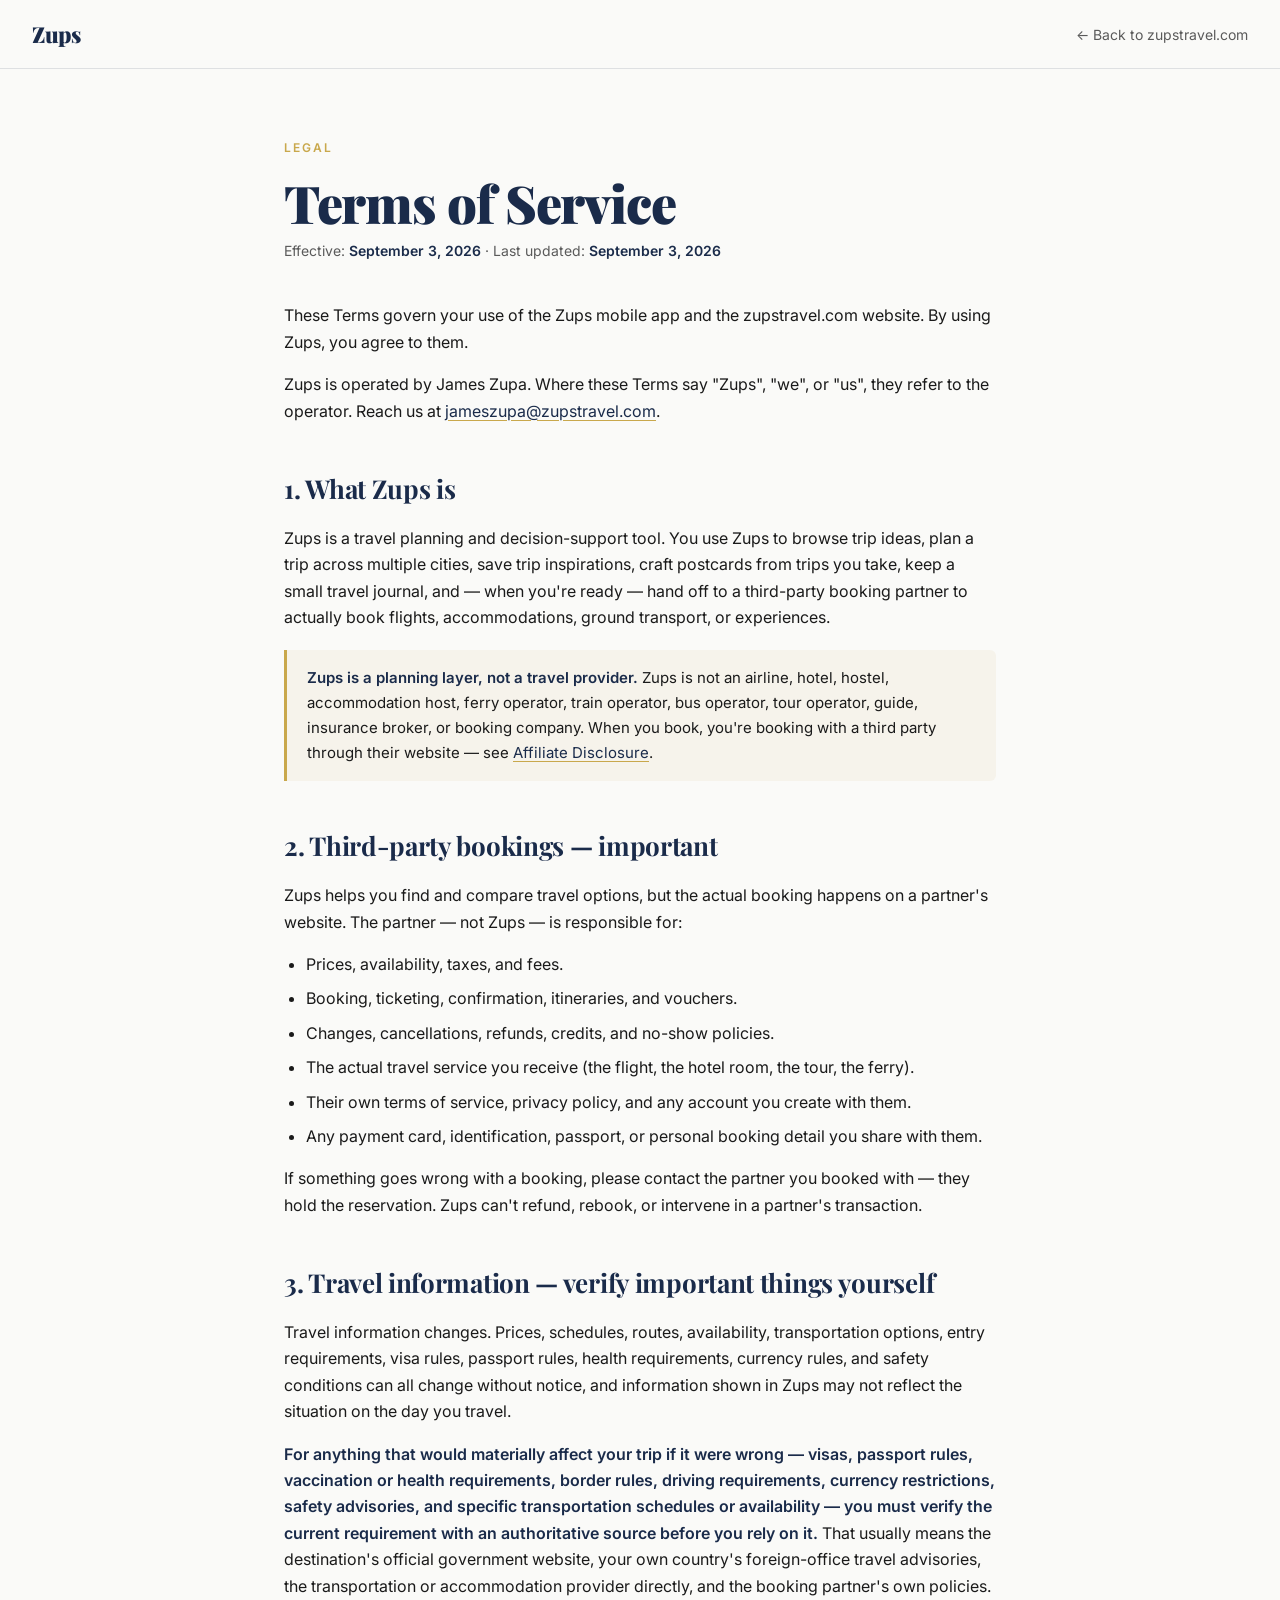
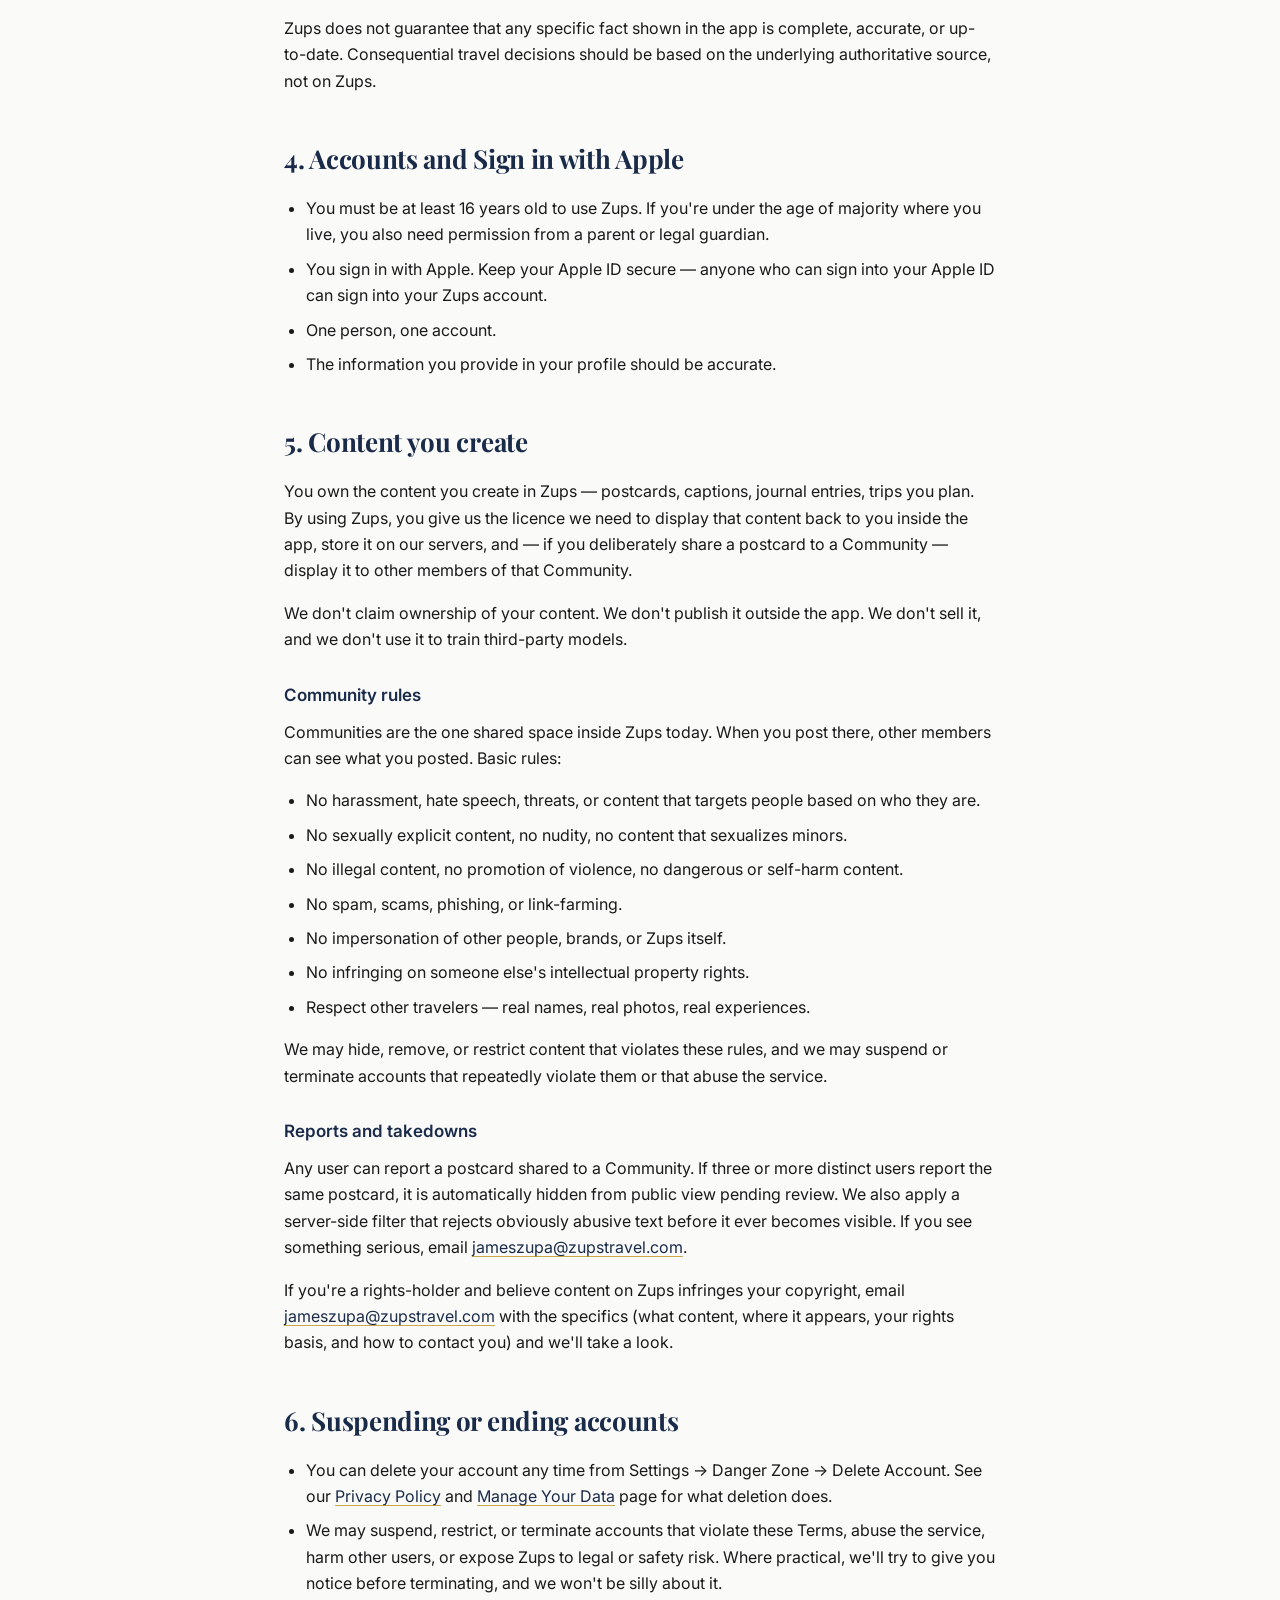
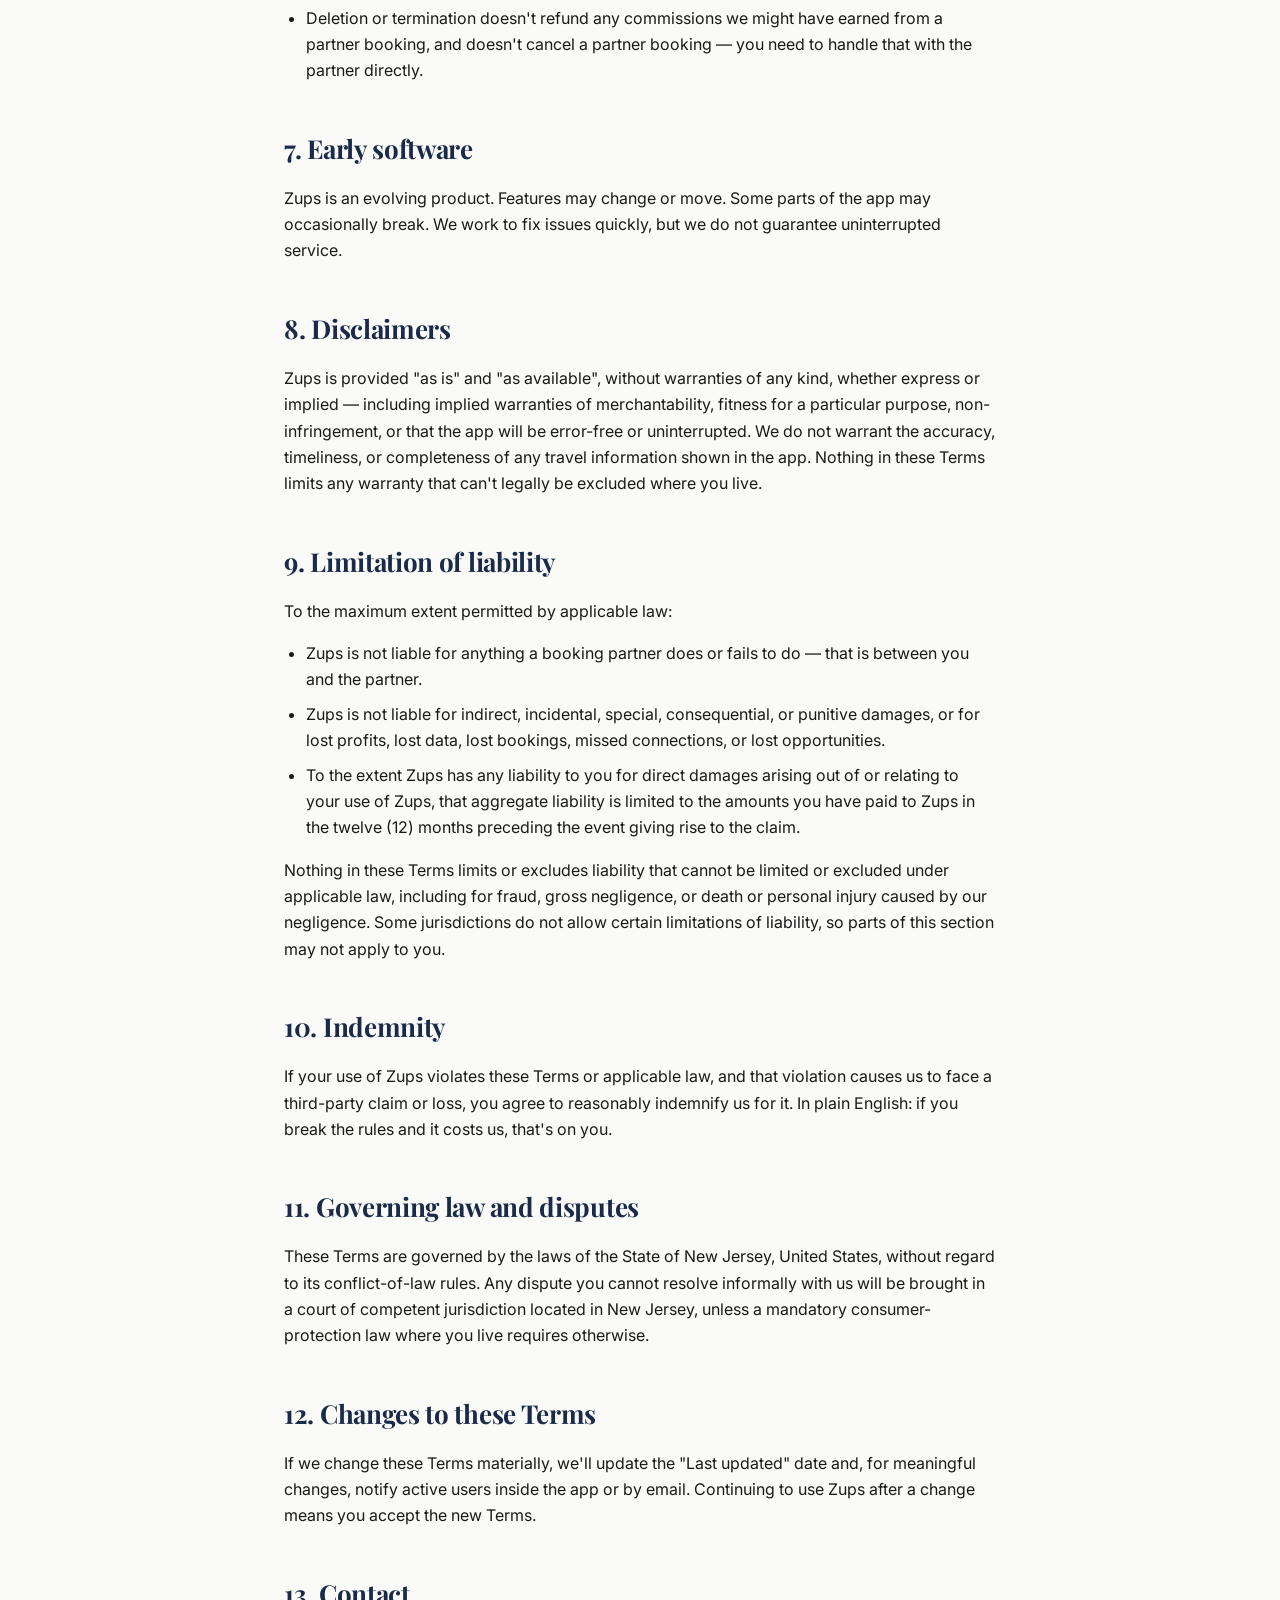
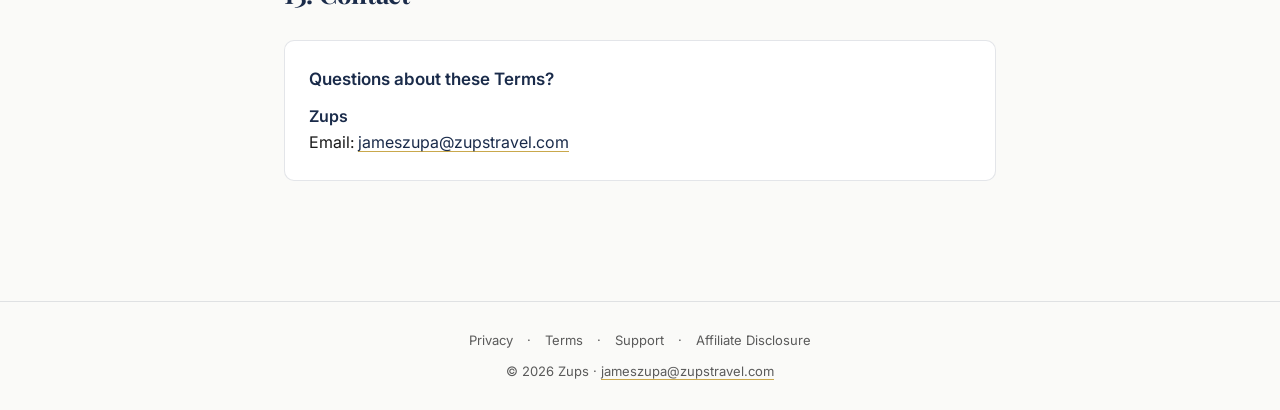
<file: legal/terms/index.html>
<!DOCTYPE html>
<html lang="en">
<head>
  <meta charset="UTF-8" />
  <meta name="viewport" content="width=device-width, initial-scale=1.0" />
  <title>Terms of Service — Zups</title>
  <meta name="description" content="The rules for using Zups. Plain language. No corporate boilerplate we don't actually mean." />
  <meta name="robots" content="index,follow" />
  <link rel="preconnect" href="https://fonts.googleapis.com" />
  <link rel="preconnect" href="https://fonts.gstatic.com" crossorigin />
  <link href="https://fonts.googleapis.com/css2?family=Playfair+Display:wght@700;900&family=Inter:wght@300;400;500;600&display=swap" rel="stylesheet" />
  <link rel="stylesheet" href="/legal/style.css" />
</head>
<body>

<nav class="legal-nav">
  <a class="nav-logo" href="/">Zups</a>
  <a class="nav-back" href="/">← Back to zupstravel.com</a>
</nav>

<main class="legal">
  <span class="eyebrow">Legal</span>
  <h1>Terms of Service</h1>
  <p class="updated">Effective: <strong>September 3, 2026</strong> · Last updated: <strong>September 3, 2026</strong></p>

  <p>These Terms govern your use of the Zups mobile app and the zupstravel.com website. By using Zups, you agree to them.</p>

  <p>Zups is operated by James Zupa. Where these Terms say "Zups", "we", or "us", they refer to the operator. Reach us at <a href="mailto:jameszupa@zupstravel.com">jameszupa@zupstravel.com</a>.</p>

  <h2>1. What Zups is</h2>
  <p>Zups is a travel planning and decision-support tool. You use Zups to browse trip ideas, plan a trip across multiple cities, save trip inspirations, craft postcards from trips you take, keep a small travel journal, and — when you're ready — hand off to a third-party booking partner to actually book flights, accommodations, ground transport, or experiences.</p>

  <div class="callout">
    <strong>Zups is a planning layer, not a travel provider.</strong> Zups is not an airline, hotel, hostel, accommodation host, ferry operator, train operator, bus operator, tour operator, guide, insurance broker, or booking company. When you book, you're booking with a third party through their website — see <a href="/legal/affiliate-disclosure">Affiliate Disclosure</a>.
  </div>

  <h2>2. Third-party bookings — important</h2>
  <p>Zups helps you find and compare travel options, but the actual booking happens on a partner's website. The partner — not Zups — is responsible for:</p>
  <ul>
    <li>Prices, availability, taxes, and fees.</li>
    <li>Booking, ticketing, confirmation, itineraries, and vouchers.</li>
    <li>Changes, cancellations, refunds, credits, and no-show policies.</li>
    <li>The actual travel service you receive (the flight, the hotel room, the tour, the ferry).</li>
    <li>Their own terms of service, privacy policy, and any account you create with them.</li>
    <li>Any payment card, identification, passport, or personal booking detail you share with them.</li>
  </ul>
  <p>If something goes wrong with a booking, please contact the partner you booked with — they hold the reservation. Zups can't refund, rebook, or intervene in a partner's transaction.</p>

  <h2>3. Travel information — verify important things yourself</h2>
  <p>Travel information changes. Prices, schedules, routes, availability, transportation options, entry requirements, visa rules, passport rules, health requirements, currency rules, and safety conditions can all change without notice, and information shown in Zups may not reflect the situation on the day you travel.</p>
  <p><strong>For anything that would materially affect your trip if it were wrong — visas, passport rules, vaccination or health requirements, border rules, driving requirements, currency restrictions, safety advisories, and specific transportation schedules or availability — you must verify the current requirement with an authoritative source before you rely on it.</strong> That usually means the destination's official government website, your own country's foreign-office travel advisories, the transportation or accommodation provider directly, and the booking partner's own policies.</p>
  <p>Zups does not guarantee that any specific fact shown in the app is complete, accurate, or up-to-date. Consequential travel decisions should be based on the underlying authoritative source, not on Zups.</p>

  <h2>4. Accounts and Sign in with Apple</h2>
  <ul>
    <li>You must be at least 16 years old to use Zups. If you're under the age of majority where you live, you also need permission from a parent or legal guardian.</li>
    <li>You sign in with Apple. Keep your Apple ID secure — anyone who can sign into your Apple ID can sign into your Zups account.</li>
    <li>One person, one account.</li>
    <li>The information you provide in your profile should be accurate.</li>
  </ul>

  <h2>5. Content you create</h2>
  <p>You own the content you create in Zups — postcards, captions, journal entries, trips you plan. By using Zups, you give us the licence we need to display that content back to you inside the app, store it on our servers, and — if you deliberately share a postcard to a Community — display it to other members of that Community.</p>
  <p>We don't claim ownership of your content. We don't publish it outside the app. We don't sell it, and we don't use it to train third-party models.</p>

  <h3>Community rules</h3>
  <p>Communities are the one shared space inside Zups today. When you post there, other members can see what you posted. Basic rules:</p>
  <ul>
    <li>No harassment, hate speech, threats, or content that targets people based on who they are.</li>
    <li>No sexually explicit content, no nudity, no content that sexualizes minors.</li>
    <li>No illegal content, no promotion of violence, no dangerous or self-harm content.</li>
    <li>No spam, scams, phishing, or link-farming.</li>
    <li>No impersonation of other people, brands, or Zups itself.</li>
    <li>No infringing on someone else's intellectual property rights.</li>
    <li>Respect other travelers — real names, real photos, real experiences.</li>
  </ul>
  <p>We may hide, remove, or restrict content that violates these rules, and we may suspend or terminate accounts that repeatedly violate them or that abuse the service.</p>

  <h3>Reports and takedowns</h3>
  <p>Any user can report a postcard shared to a Community. If three or more distinct users report the same postcard, it is automatically hidden from public view pending review. We also apply a server-side filter that rejects obviously abusive text before it ever becomes visible. If you see something serious, email <a href="mailto:jameszupa@zupstravel.com">jameszupa@zupstravel.com</a>.</p>
  <p>If you're a rights-holder and believe content on Zups infringes your copyright, email <a href="mailto:jameszupa@zupstravel.com">jameszupa@zupstravel.com</a> with the specifics (what content, where it appears, your rights basis, and how to contact you) and we'll take a look.</p>

  <h2>6. Suspending or ending accounts</h2>
  <ul>
    <li>You can delete your account any time from Settings → Danger Zone → Delete Account. See our <a href="/legal/privacy">Privacy Policy</a> and <a href="/legal/manage-data">Manage Your Data</a> page for what deletion does.</li>
    <li>We may suspend, restrict, or terminate accounts that violate these Terms, abuse the service, harm other users, or expose Zups to legal or safety risk. Where practical, we'll try to give you notice before terminating, and we won't be silly about it.</li>
    <li>Deletion or termination doesn't refund any commissions we might have earned from a partner booking, and doesn't cancel a partner booking — you need to handle that with the partner directly.</li>
  </ul>

  <h2>7. Early software</h2>
  <p>Zups is an evolving product. Features may change or move. Some parts of the app may occasionally break. We work to fix issues quickly, but we do not guarantee uninterrupted service.</p>

  <h2>8. Disclaimers</h2>
  <p>Zups is provided "as is" and "as available", without warranties of any kind, whether express or implied — including implied warranties of merchantability, fitness for a particular purpose, non-infringement, or that the app will be error-free or uninterrupted. We do not warrant the accuracy, timeliness, or completeness of any travel information shown in the app. Nothing in these Terms limits any warranty that can't legally be excluded where you live.</p>

  <h2>9. Limitation of liability</h2>
  <p>To the maximum extent permitted by applicable law:</p>
  <ul>
    <li>Zups is not liable for anything a booking partner does or fails to do — that is between you and the partner.</li>
    <li>Zups is not liable for indirect, incidental, special, consequential, or punitive damages, or for lost profits, lost data, lost bookings, missed connections, or lost opportunities.</li>
    <li>To the extent Zups has any liability to you for direct damages arising out of or relating to your use of Zups, that aggregate liability is limited to the amounts you have paid to Zups in the twelve (12) months preceding the event giving rise to the claim.</li>
  </ul>
  <p>Nothing in these Terms limits or excludes liability that cannot be limited or excluded under applicable law, including for fraud, gross negligence, or death or personal injury caused by our negligence. Some jurisdictions do not allow certain limitations of liability, so parts of this section may not apply to you.</p>

  <h2>10. Indemnity</h2>
  <p>If your use of Zups violates these Terms or applicable law, and that violation causes us to face a third-party claim or loss, you agree to reasonably indemnify us for it. In plain English: if you break the rules and it costs us, that's on you.</p>

  <h2>11. Governing law and disputes</h2>
  <p>These Terms are governed by the laws of the State of New Jersey, United States, without regard to its conflict-of-law rules. Any dispute you cannot resolve informally with us will be brought in a court of competent jurisdiction located in New Jersey, unless a mandatory consumer-protection law where you live requires otherwise.</p>

  <h2>12. Changes to these Terms</h2>
  <p>If we change these Terms materially, we'll update the "Last updated" date and, for meaningful changes, notify active users inside the app or by email. Continuing to use Zups after a change means you accept the new Terms.</p>

  <h2>13. Contact</h2>
  <div class="contact-card">
    <h3>Questions about these Terms?</h3>
    <p><strong>Zups</strong><br />
    Email: <a href="mailto:jameszupa@zupstravel.com">jameszupa@zupstravel.com</a></p>
  </div>

</main>

<footer class="legal-footer">
  <div class="footer-links">
    <a href="/legal/privacy">Privacy</a> ·
    <a href="/legal/terms">Terms</a> ·
    <a href="/support">Support</a> ·
    <a href="/legal/affiliate-disclosure">Affiliate Disclosure</a>
  </div>
  <div>© 2026 Zups · <a href="mailto:jameszupa@zupstravel.com" style="color:inherit;">jameszupa@zupstravel.com</a></div>
</footer>

</body>
</html>
</file>
<file: legal/style.css>
/* Zups legal / support page styles — matches landing brand */
*, *::before, *::after { box-sizing: border-box; margin: 0; padding: 0; }

:root {
  --navy:       #1a2b4a;
  --navy-deep:  #111d33;
  --gold:       #C9A84C;
  --gold-light: #D4B56A;
  --cream:      #fafaf8;
  --warm-white: #ffffff;
  --ink:        #1a1a1a;
  --ink-muted:  #5a5a5a;
  --border:     rgba(26,43,74,0.12);
}

html { scroll-behavior: smooth; }

body {
  font-family: 'Inter', system-ui, -apple-system, Segoe UI, Roboto, sans-serif;
  background: var(--cream);
  color: var(--ink);
  line-height: 1.65;
  -webkit-font-smoothing: antialiased;
}

/* Nav */
nav.legal-nav {
  position: sticky; top: 0; z-index: 100;
  padding: 16px 32px;
  display: flex; align-items: center; justify-content: space-between;
  background: rgba(250,250,248,0.92);
  backdrop-filter: blur(12px);
  -webkit-backdrop-filter: blur(12px);
  border-bottom: 1px solid var(--border);
}
nav.legal-nav a.nav-logo {
  font-family: 'Playfair Display', Georgia, serif;
  font-weight: 900;
  font-size: 22px;
  color: var(--navy);
  text-decoration: none;
  letter-spacing: -0.5px;
}
nav.legal-nav a.nav-back {
  font-size: 14px;
  color: var(--ink-muted);
  text-decoration: none;
}
nav.legal-nav a.nav-back:hover { color: var(--navy); }

/* Layout */
main.legal {
  max-width: 760px;
  margin: 0 auto;
  padding: 64px 24px 96px;
}

.eyebrow {
  display: inline-block;
  font-size: 12px;
  letter-spacing: 2px;
  text-transform: uppercase;
  color: var(--gold);
  font-weight: 600;
  margin-bottom: 16px;
}

h1 {
  font-family: 'Playfair Display', Georgia, serif;
  font-weight: 900;
  font-size: clamp(36px, 6vw, 52px);
  line-height: 1.1;
  color: var(--navy);
  margin-bottom: 8px;
  letter-spacing: -1px;
}

.updated {
  font-size: 14px;
  color: var(--ink-muted);
  margin-bottom: 40px;
}

h2 {
  font-family: 'Playfair Display', Georgia, serif;
  font-weight: 700;
  font-size: 26px;
  color: var(--navy);
  margin: 44px 0 14px;
  letter-spacing: -0.3px;
}

h3 {
  font-family: 'Inter', sans-serif;
  font-weight: 600;
  font-size: 17px;
  color: var(--navy);
  margin: 28px 0 10px;
}

p, ul, ol {
  font-size: 16px;
  color: var(--ink);
  margin-bottom: 16px;
}

ul, ol {
  padding-left: 22px;
}
li { margin-bottom: 8px; }

a {
  color: var(--navy);
  text-decoration: underline;
  text-decoration-color: var(--gold);
  text-underline-offset: 3px;
}
a:hover { color: var(--gold); }

strong { font-weight: 600; color: var(--navy); }

/* Callout */
.callout {
  background: rgba(201,168,76,0.08);
  border-left: 3px solid var(--gold);
  padding: 16px 20px;
  margin: 20px 0;
  border-radius: 0 6px 6px 0;
  font-size: 15px;
}

.callout strong { color: var(--navy); }

/* Simple table */
table {
  width: 100%;
  border-collapse: collapse;
  margin: 16px 0 24px;
  font-size: 14px;
}
th, td {
  text-align: left;
  padding: 10px 12px;
  border-bottom: 1px solid var(--border);
  vertical-align: top;
}
th {
  font-weight: 600;
  color: var(--navy);
  background: rgba(26,43,74,0.03);
  font-size: 13px;
  text-transform: uppercase;
  letter-spacing: 0.5px;
}

/* Contact card */
.contact-card {
  background: var(--warm-white);
  border: 1px solid var(--border);
  border-radius: 10px;
  padding: 24px;
  margin: 24px 0;
}
.contact-card h3 { margin-top: 0; }
.contact-card p:last-child { margin-bottom: 0; }

/* Footer */
footer.legal-footer {
  border-top: 1px solid var(--border);
  padding: 28px 24px;
  text-align: center;
  font-size: 13px;
  color: var(--ink-muted);
}
footer.legal-footer .footer-links {
  margin-bottom: 10px;
}
footer.legal-footer .footer-links a {
  color: var(--ink-muted);
  text-decoration: none;
  margin: 0 10px;
}
footer.legal-footer .footer-links a:hover { color: var(--navy); }

@media (max-width: 640px) {
  nav.legal-nav { padding: 14px 20px; }
  main.legal { padding: 40px 20px 72px; }
}
</file>
